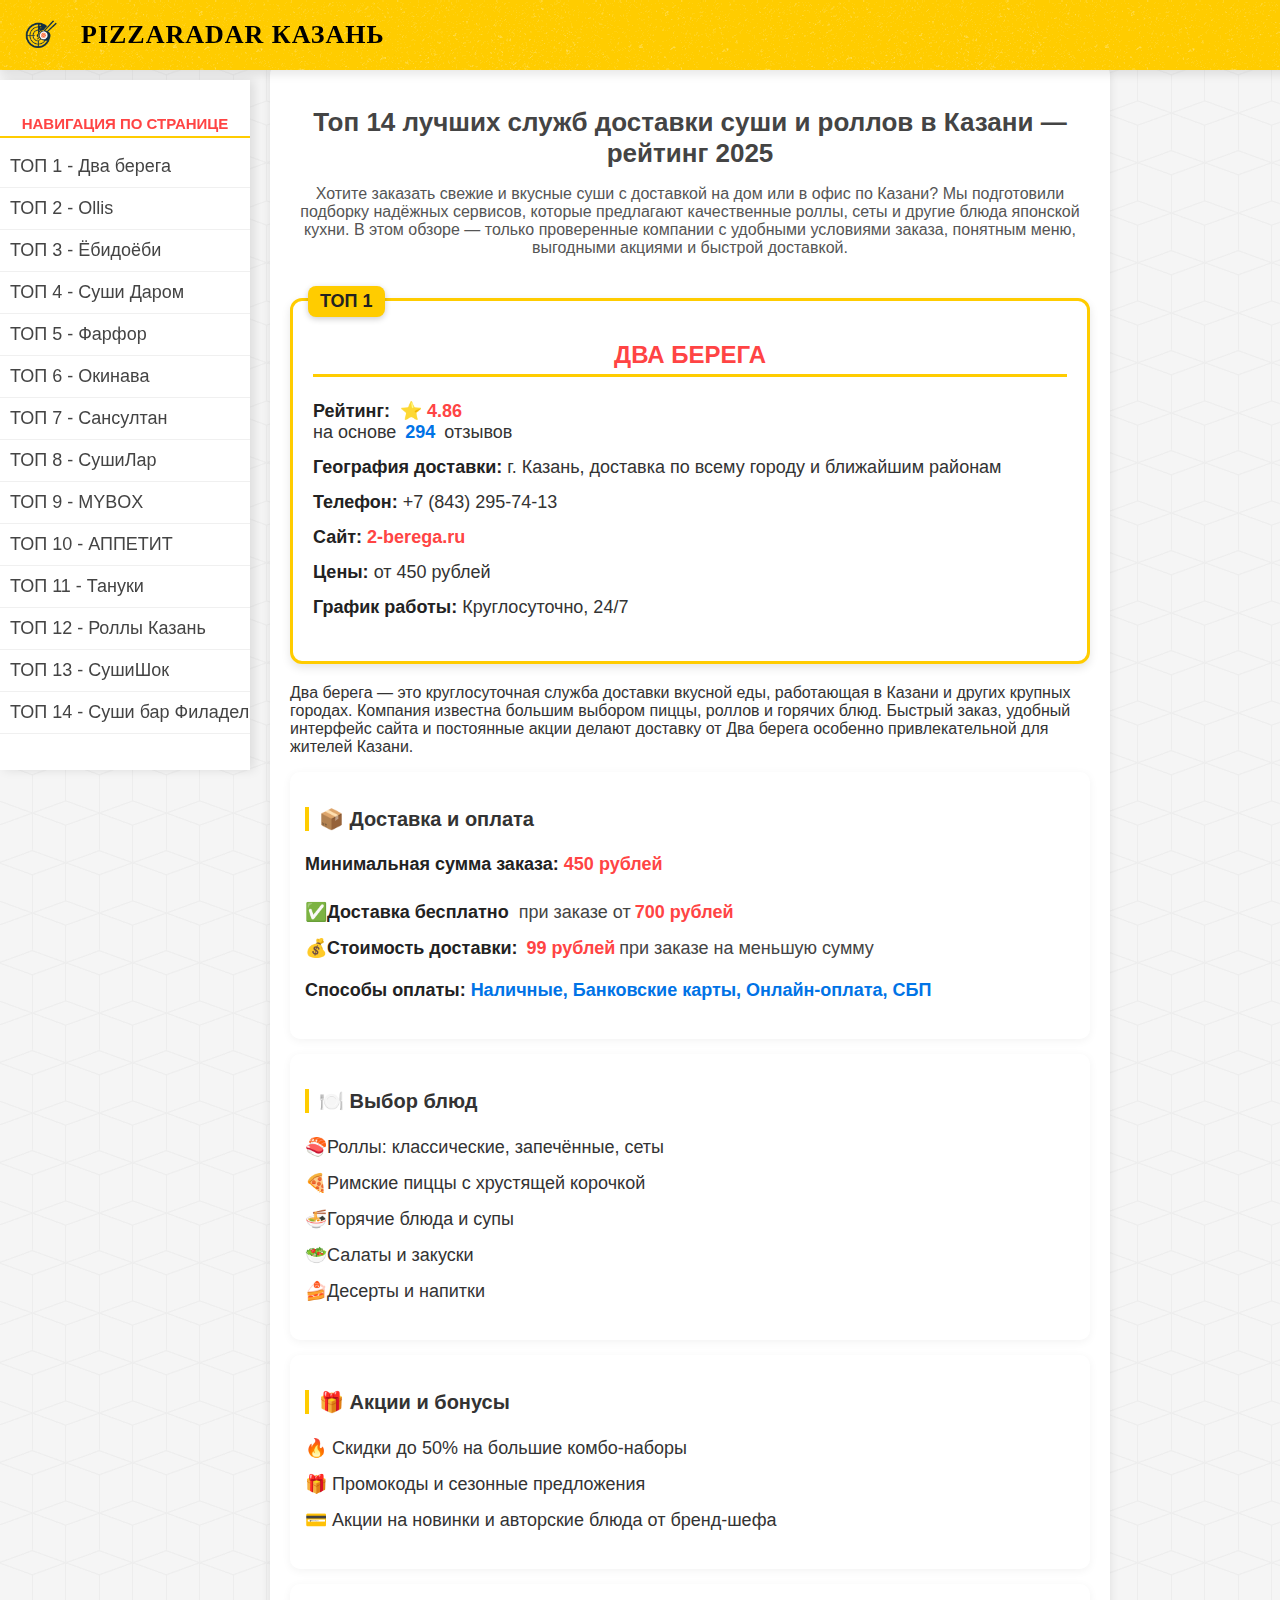
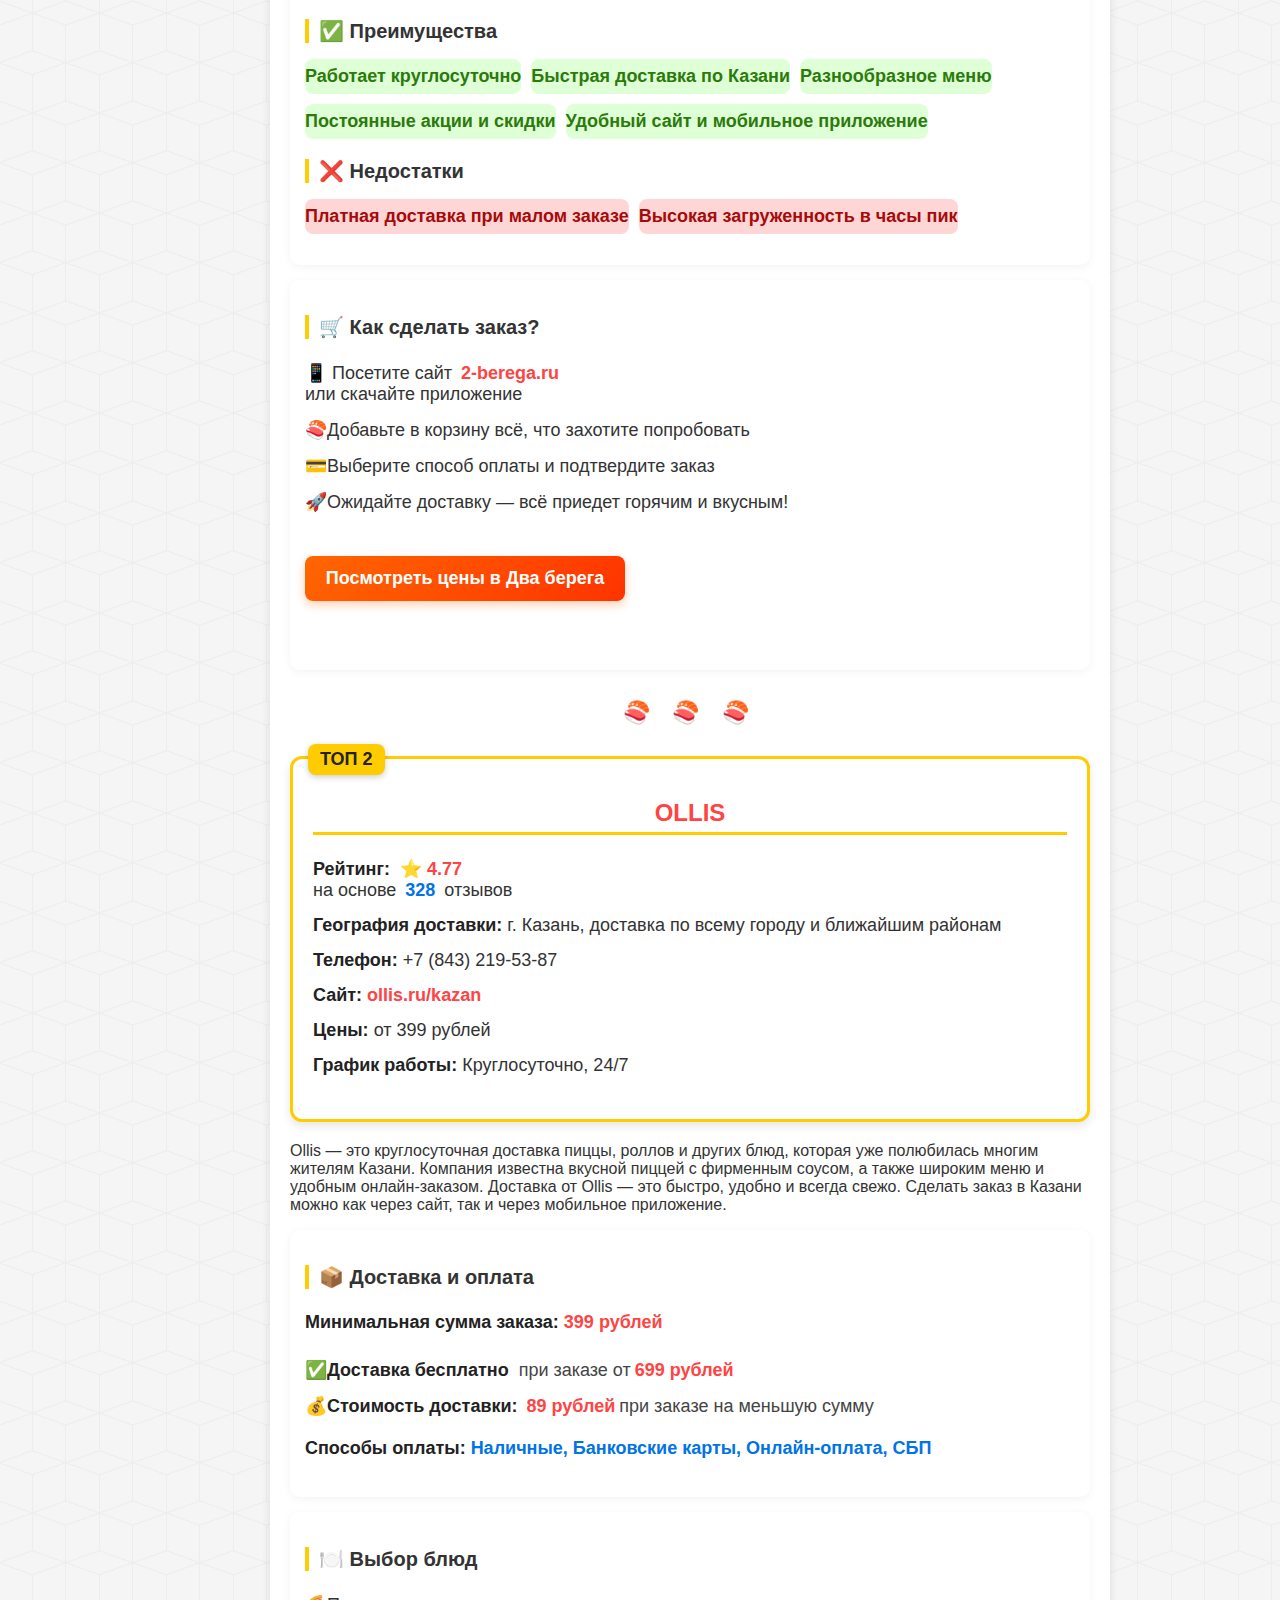
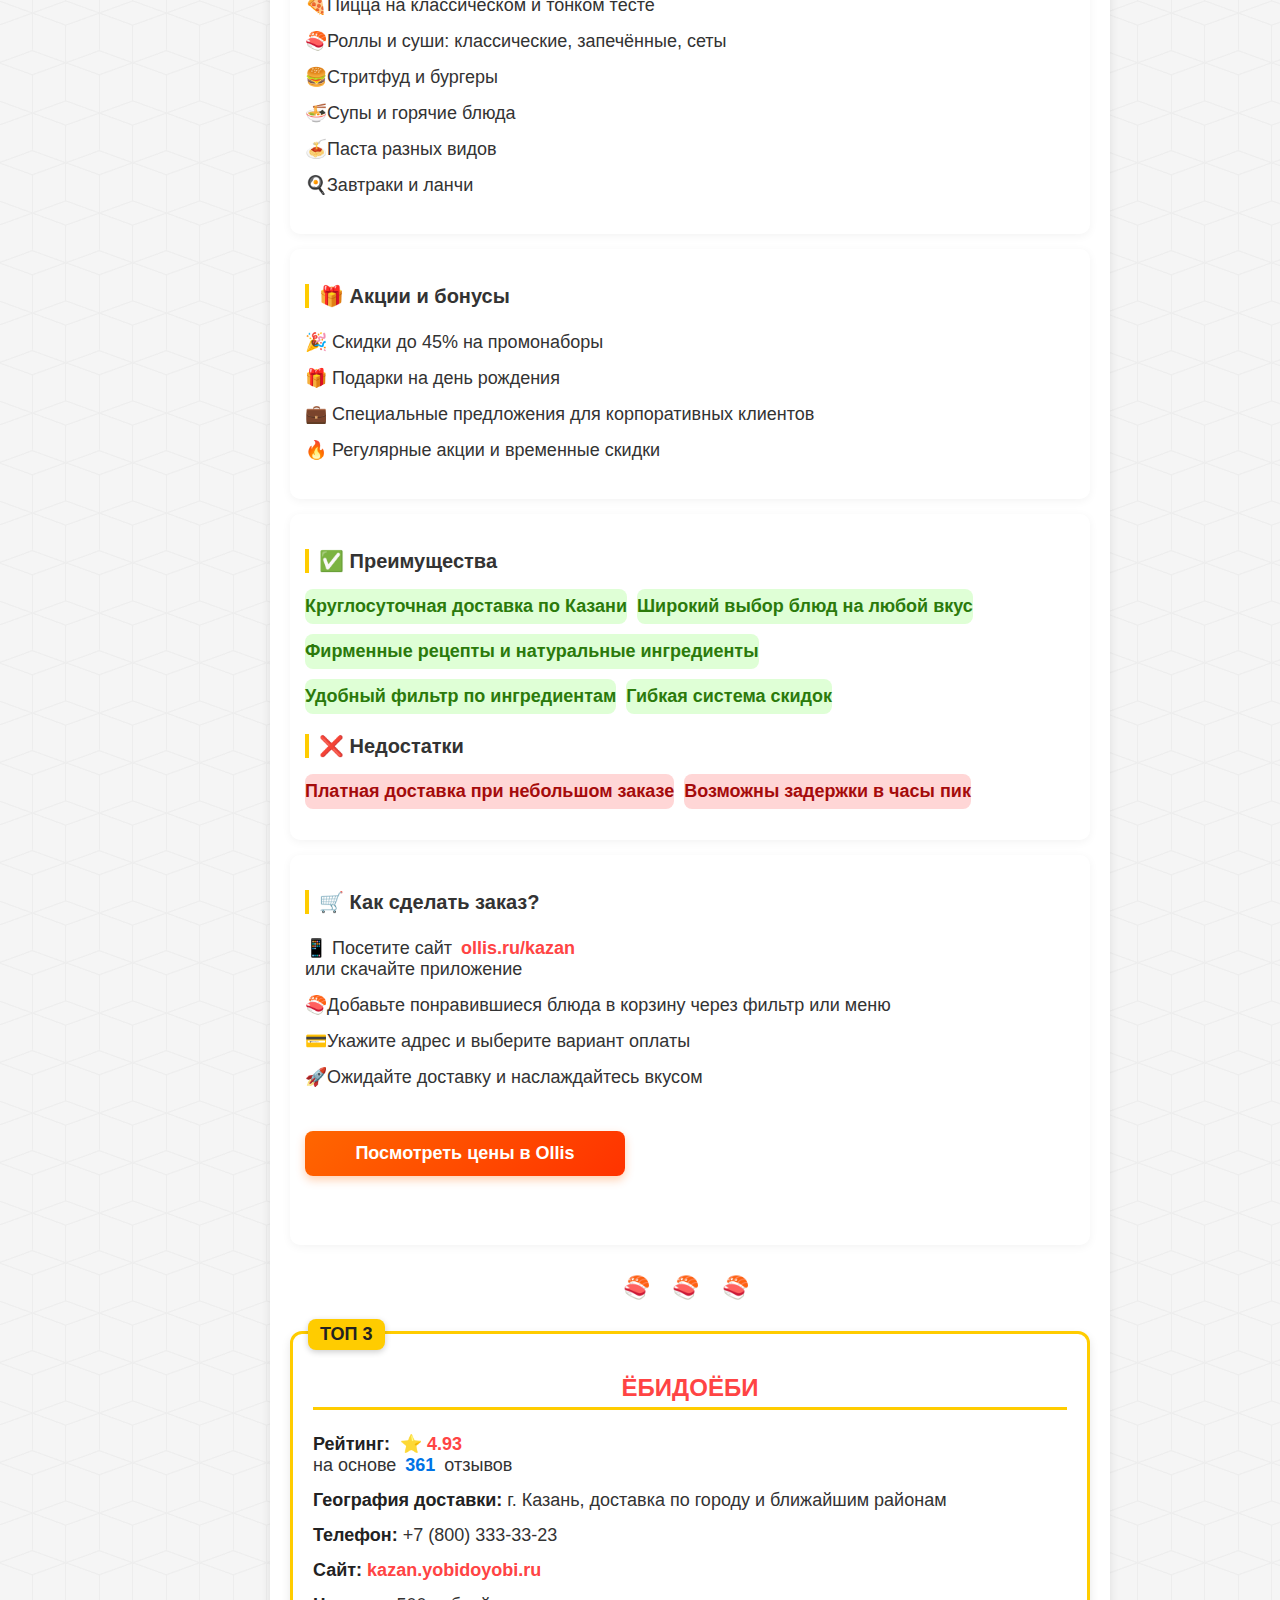
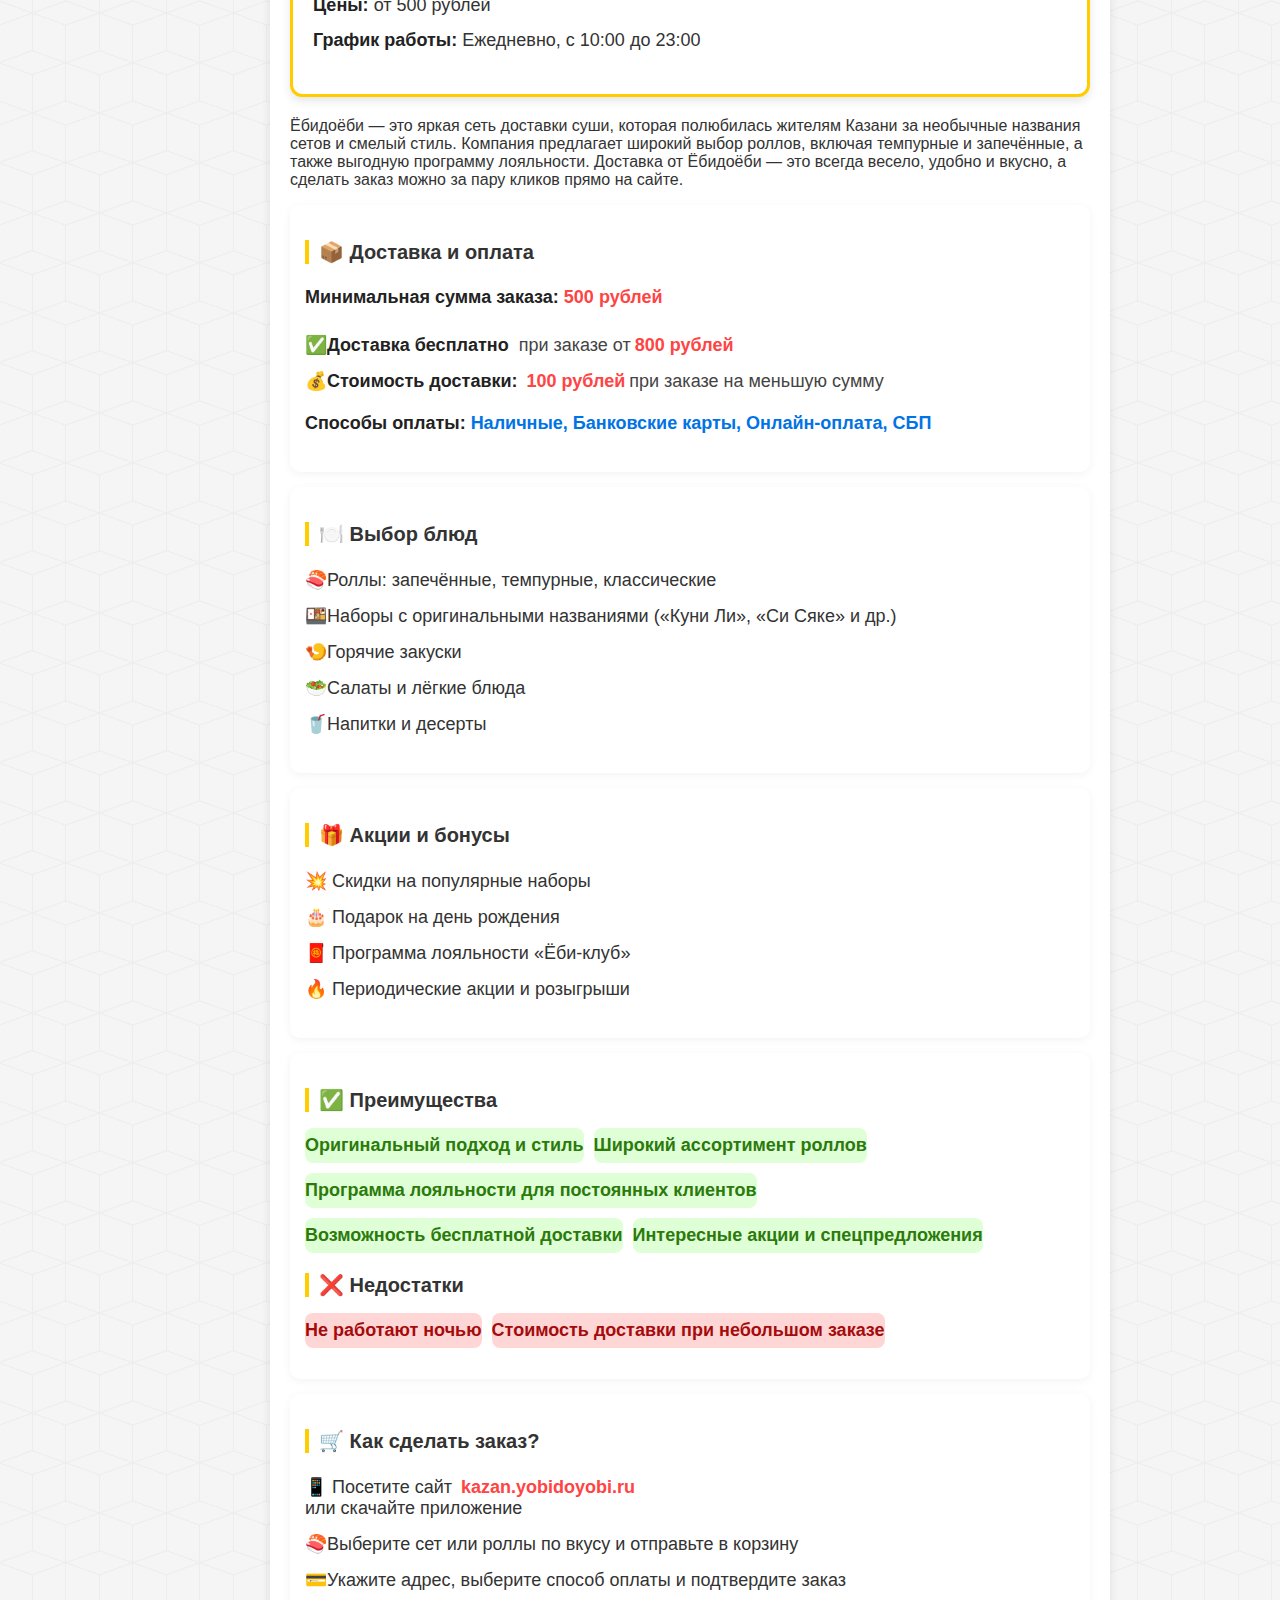
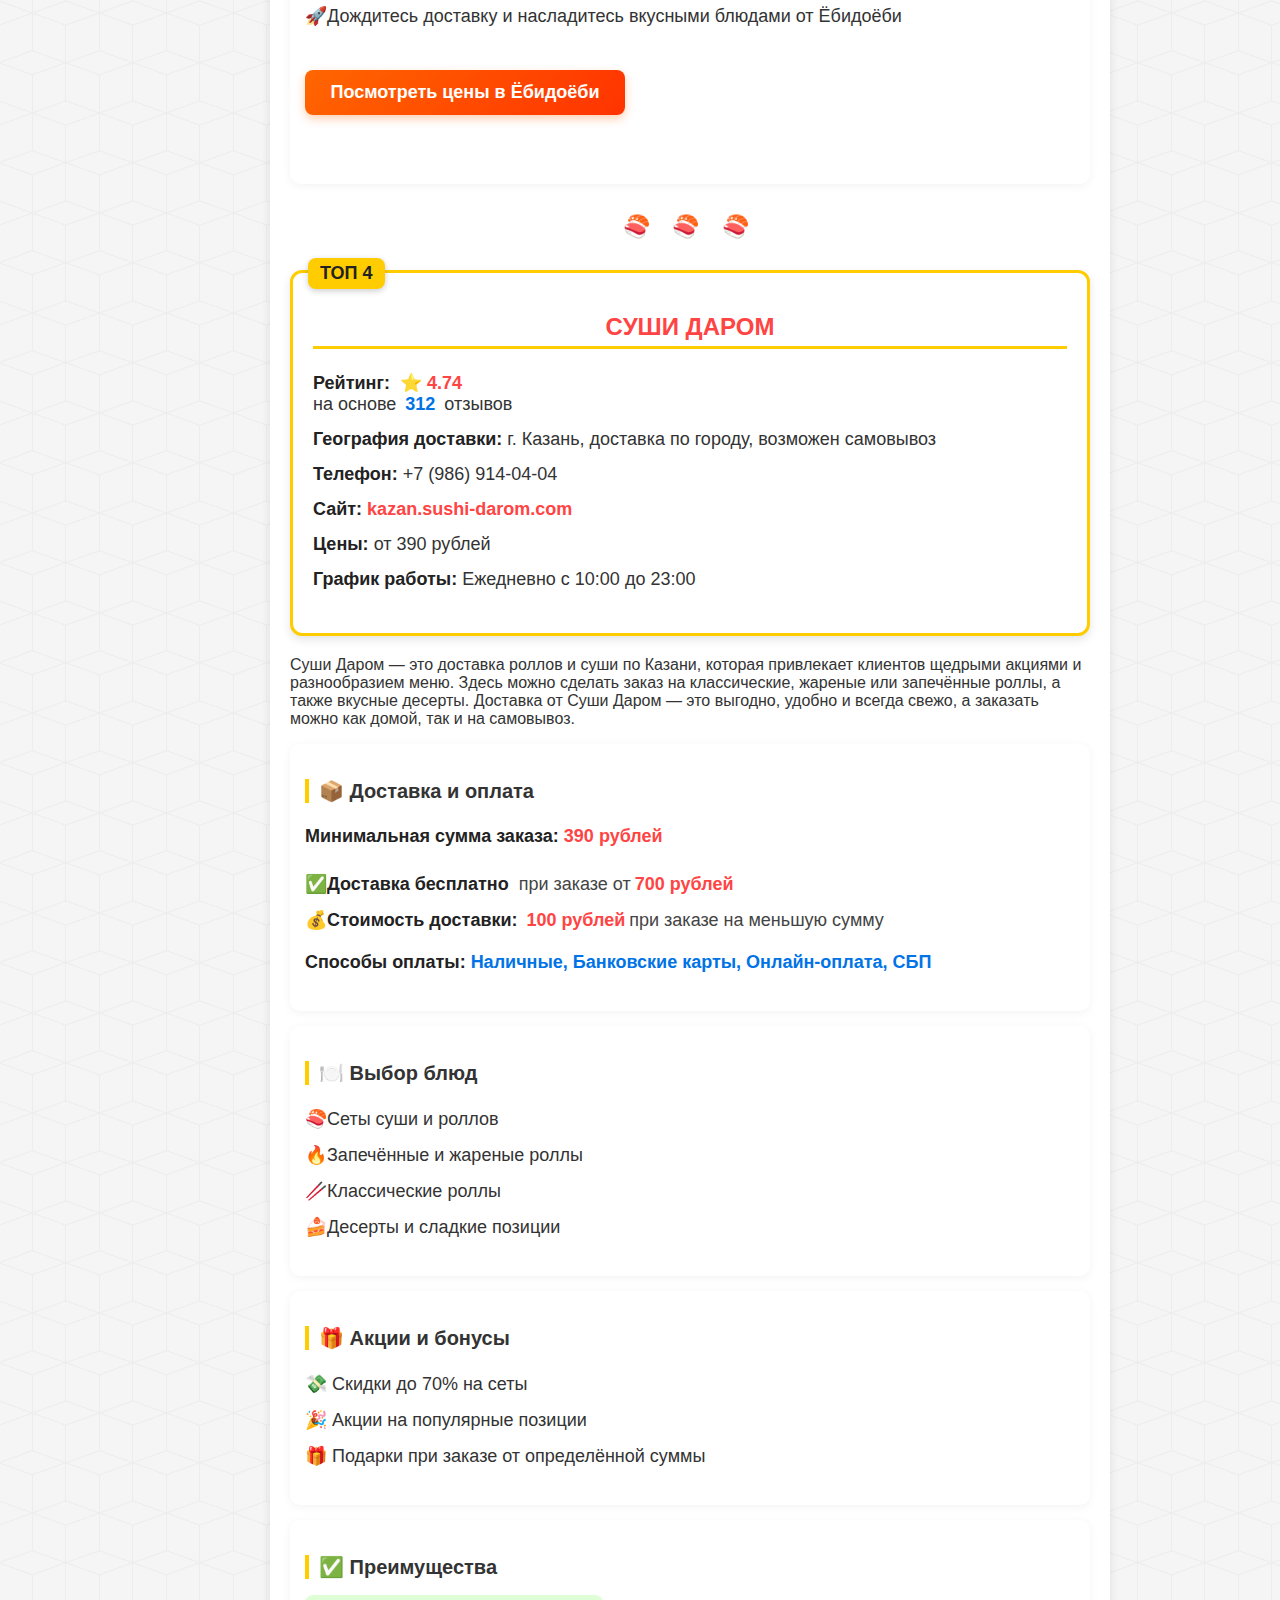
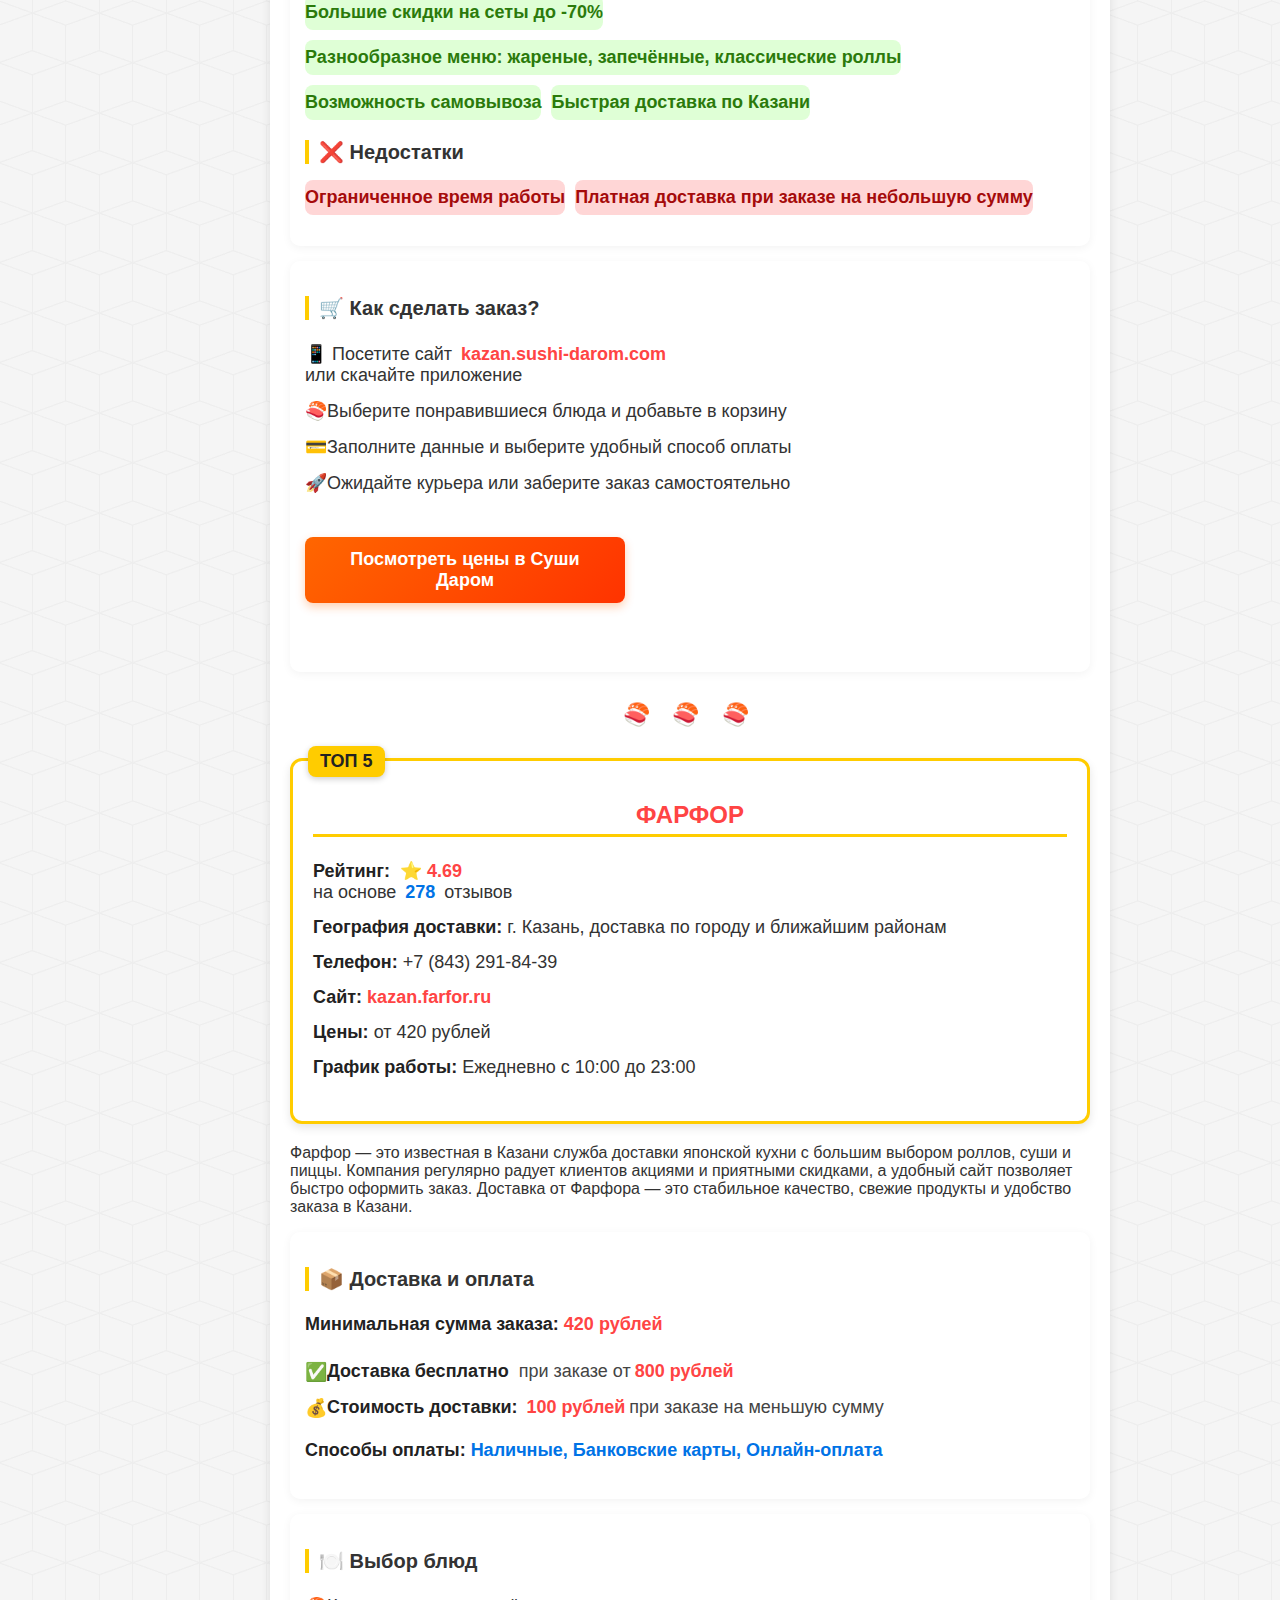
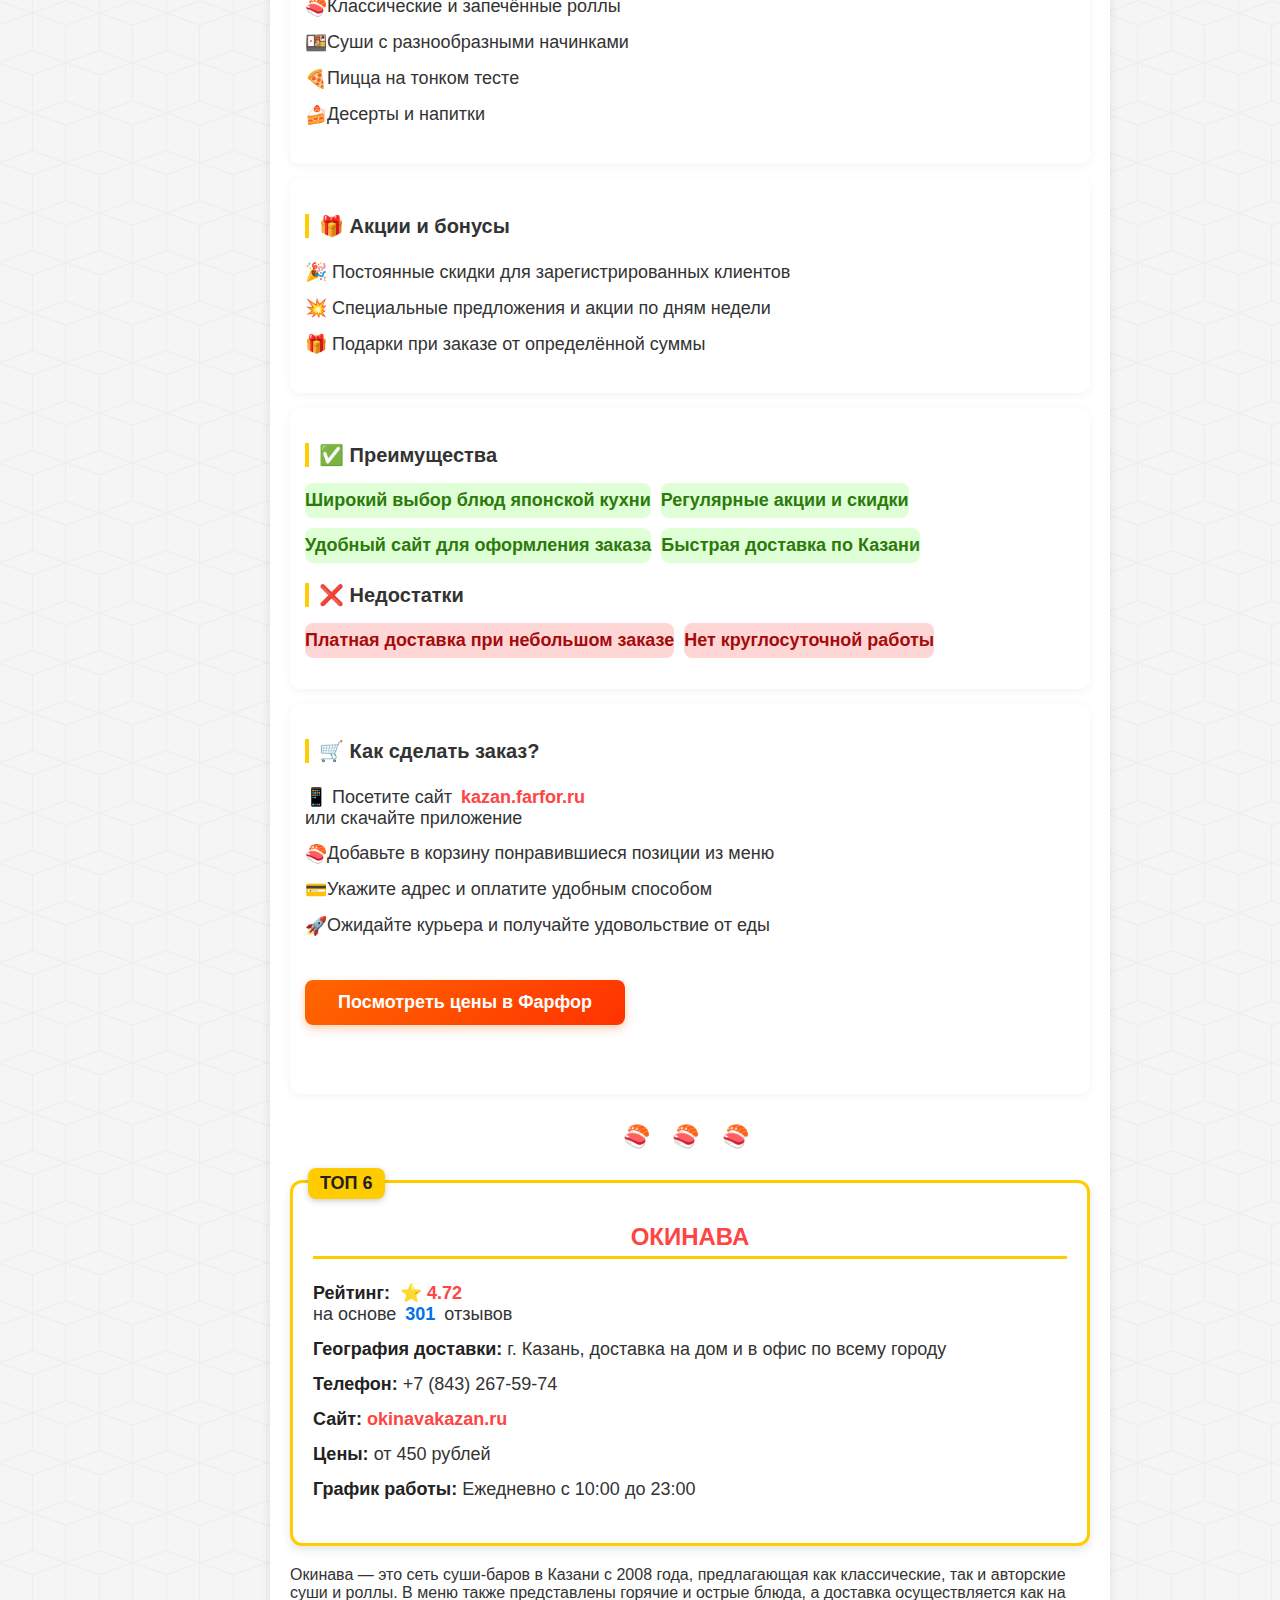
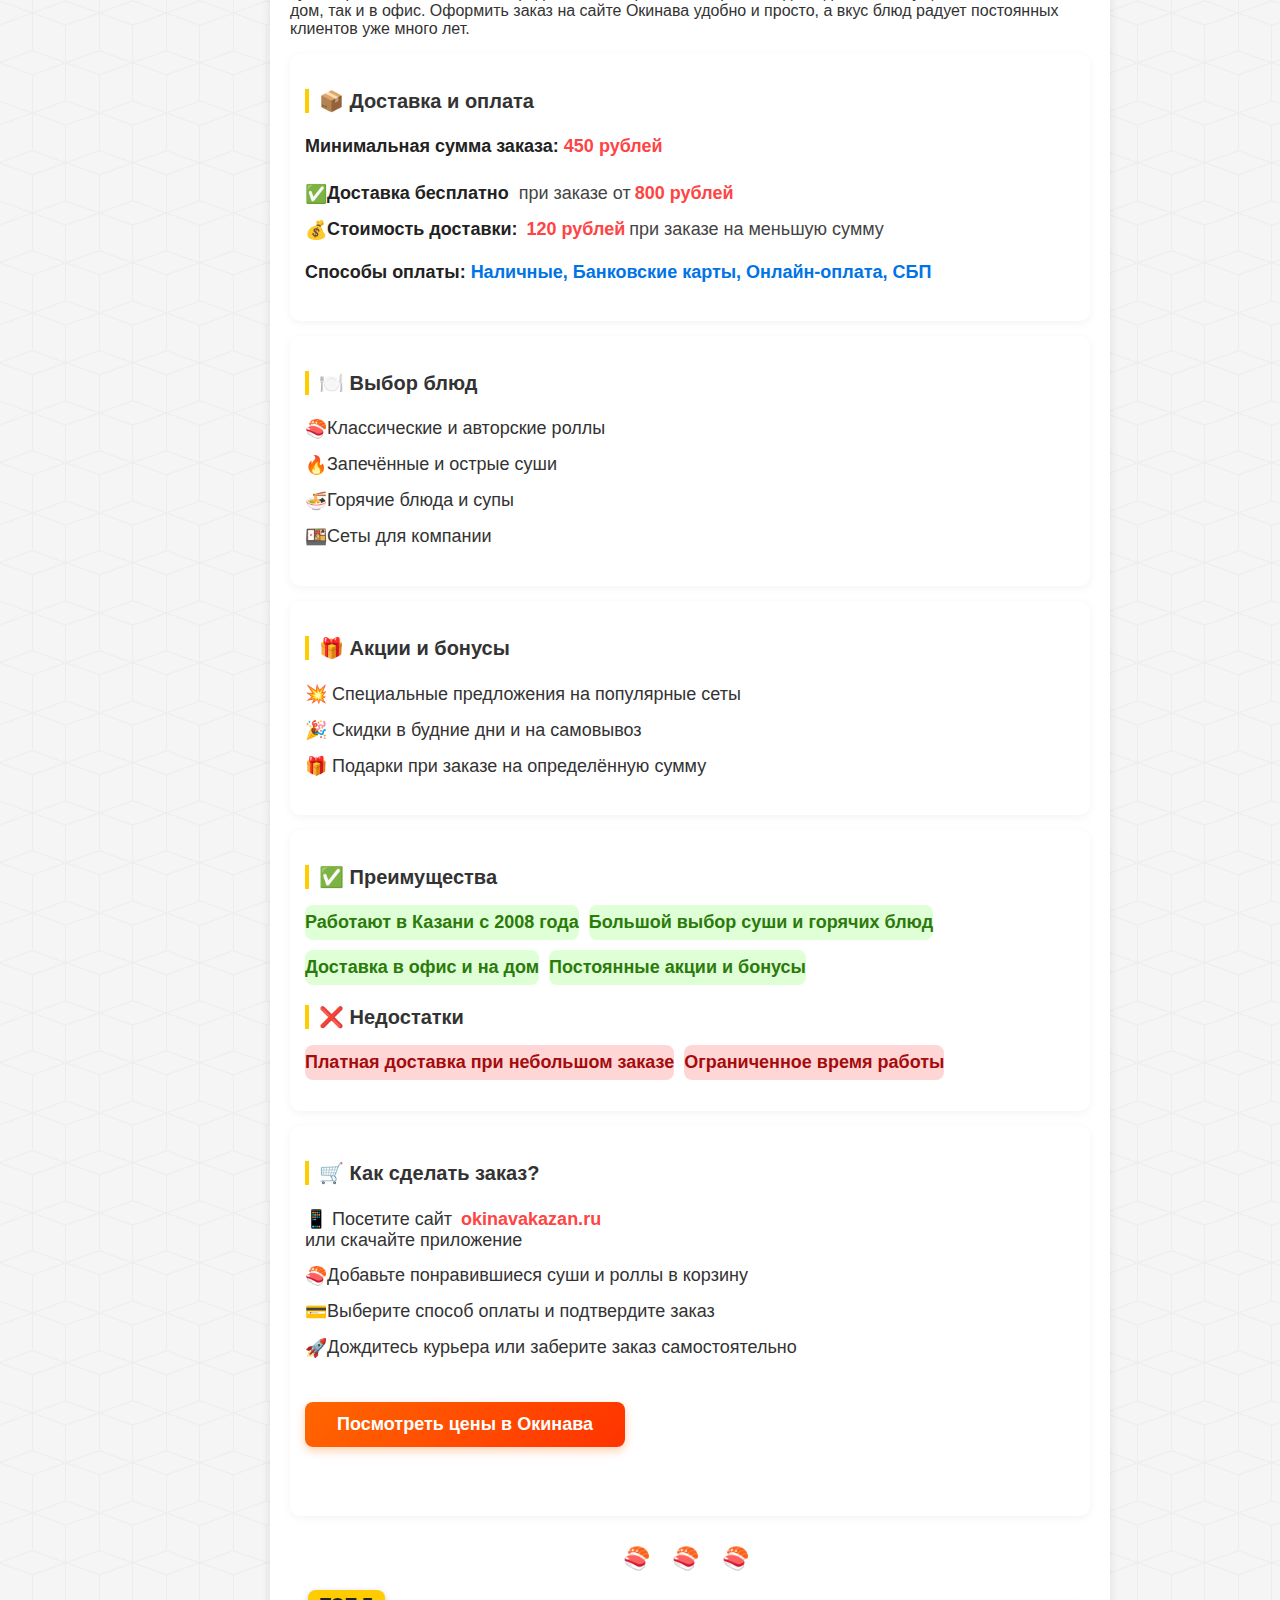
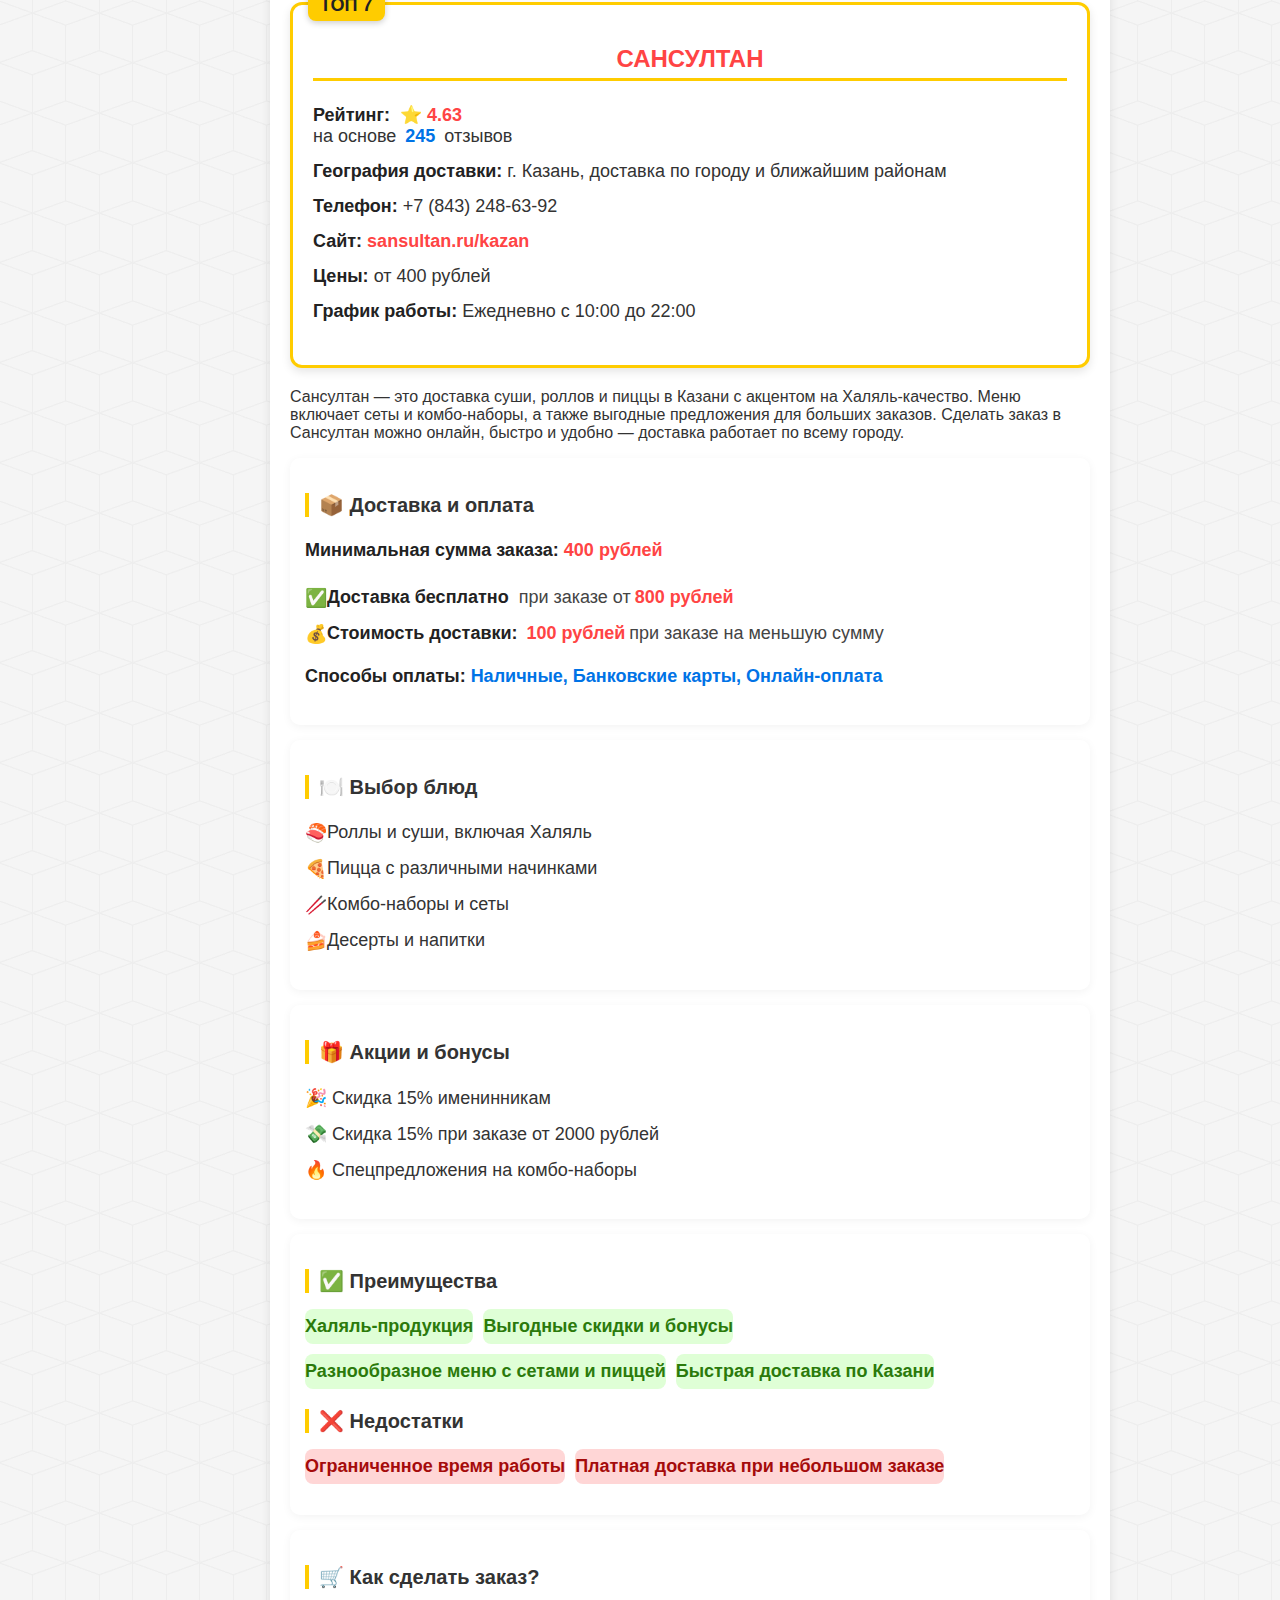
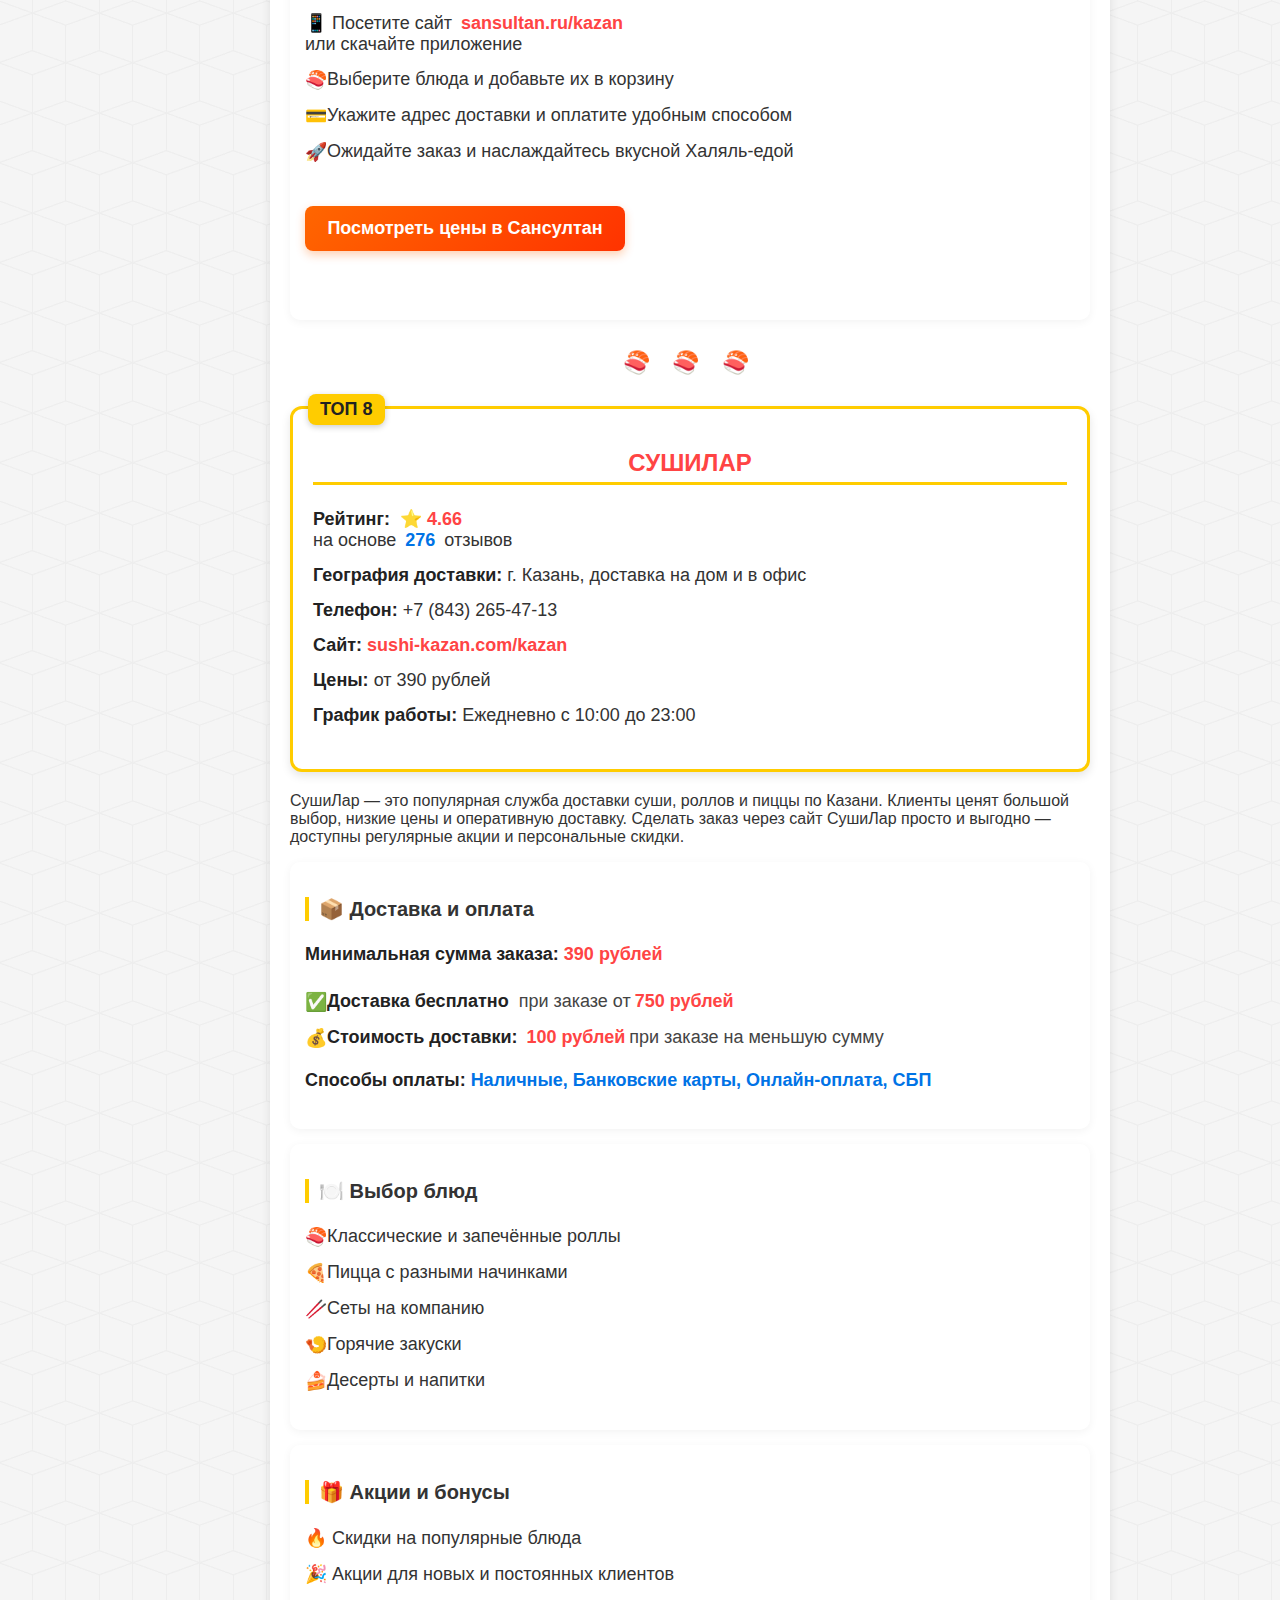
<file: index.htm>
﻿
<!DOCTYPE html>
<html lang="ru">
<head>
    <meta charset="UTF-8">
    <meta name="viewport" content="width=device-width, initial-scale=1.0">
    <link rel="stylesheet" href="styles.css">

<title>Лучшие доставки суши в Казани — ТОП 14 сервисов 2025</title>
<meta name="description" content="Рейтинг 14 лучших служб доставки суши и роллов в Казани. Сравните меню, цены, акции и выберите лучший сервис для заказа японской кухни на дом или в офис.">

	
</head>
<body>

<!-- Подключаем верхнее меню -->
<!-- Горизонтальное меню -->
<header class="top-nav">
<div class="logo">
    <a href="index.htm" class="logo-link">
        <img src="logo.png" alt="PizzaRadar Казань" class="logo-img">
        <span class="logo-text">PizzaRadar Казань</span>
    </a>
</div>
    <!--<nav class="top-menu">
        <a href="/">Главная</a>
        <a href="/about.php">О сервисе</a>
    </nav>-->
    <div class="burger-menu" onclick="toggleMenu()">☰</div>
	
<!-- Yandex.Metrika counter -->
<script type="text/javascript">
   (function(m,e,t,r,i,k,a){m[i]=m[i]||function(){(m[i].a=m[i].a||[]).push(arguments)};
   m[i].l=1*new Date();
   for (var j = 0; j < document.scripts.length; j++) {if (document.scripts[j].src === r) { return; }}
   k=e.createElement(t),a=e.getElementsByTagName(t)[0],k.async=1,k.src=r,a.parentNode.insertBefore(k,a)})
   (window, document, "script", "https://mc.yandex.ru/metrika/tag.js", "ym");

   ym(101947967, "init", {
        clickmap:true,
        trackLinks:true,
        accurateTrackBounce:true,
        webvisor:true
   });
</script>
<noscript><div><img src="watch/101947967" style="position:absolute; left:-9999px;" alt=""></div></noscript>
<!-- /Yandex.Metrika counter -->
</header>




<!-- Подключаем боковое меню -->
<!-- ======== Боковое меню (sidebar.php) ======== -->
<aside class="sidebar" id="sidebar">
<button class="close-btn">&times;</button>
    <nav class="side-menu">
        <h3>Навигация по странице</h3>
        <ul id="top-list">
            <li><a href="#top-1">ТОП 1 - Два берега</a></li><li><a href="#top-2">ТОП 2 - Ollis</a></li><li><a href="#top-3">ТОП 3 - Ёбидоёби</a></li><li><a href="#top-4">ТОП 4 - Суши Даром</a></li><li><a href="#top-5">ТОП 5 - Фарфор</a></li><li><a href="#top-6">ТОП 6 - Окинава</a></li><li><a href="#top-7">ТОП 7 - Сансултан</a></li><li><a href="#top-8">ТОП 8 - СушиЛар</a></li><li><a href="#top-9">ТОП 9 - MYBOX</a></li><li><a href="#top-10">ТОП 10 - АППЕТИТ</a></li><li><a href="#top-11">ТОП 11 - Тануки</a></li><li><a href="#top-12">ТОП 12 - Роллы Казань</a></li><li><a href="#top-13">ТОП 13 - СушиШок</a></li><li><a href="#top-14">ТОП 14 - Суши бар Филадельфия</a></li><li><a href="#top-15">ТОП 15 - ÐÐ°Ð¿Ð° ÐÐ¶Ð¾Ð½Ñ</a></li><li><a href="#top-16">ТОП 16 - ÐÐ¸ÑÑÐ° 22 ÑÐ¼</a></li><li><a href="#top-17">ТОП 17 - ÐÐ¸ÑÑÐ° Ð¤Ð°Ð±ÑÐ¸ÐºÐ°</a></li><li><a href="#top-18">ТОП 18 - ÐÐ¸ÑÑÐ° ÐÐ°Ð¿Ð°</a></li><li><a href="#top-19">ТОП 19 - Ð¢Ð°ÑÐ¸Ñ ÐÐ¸ÑÑÐ°</a></li><li><a href="#top-20">ТОП 20 - Pizza Ricca</a></li><li><a href="#top-21">ТОП 21 - ÐÐ¸ÑÑÐ° ÐÐ¾Ð¼Ð¸Ð½Ð¾</a></li><li><a href="#top-22">ТОП 22 - Ð¡Ð±Ð°ÑÑÐ¾</a></li><li><a href="#top-23">ТОП 23 - ÐÐ¸ÑÑÐ°Ð¤Ð°Ð±ÑÐ¸ÐºÐ°</a></li><li><a href="#top-24">ТОП 24 - ÐÐ¸ÑÑÐ° ÐÐ»Ð¸Ð²ÐµÑ</a></li><li><a href="#top-25">ТОП 25 - Pizza Mia</a></li><li><a href="#top-26">ТОП 26 - ÐÐ¾Ð´Ð¾ ÐÐ¸ÑÑÐ°</a></li>        </ul>
    </nav>
</aside>



	
	

    <!-- Основной контент -->
	
	    <div class="content">
   <div class="sushi-block">
   
   <!-- ======== МОЙ КОНТЕНТ НАЧАЛО ======== -->
	
<!-- ======== Заголовок страницы города ======== -->
<div class="city-header">
<h1>Топ 14 лучших служб доставки суши и роллов в Казани — рейтинг 2025</h1>

<p>

Хотите заказать свежие и вкусные суши с доставкой на дом или в офис по Казани? Мы подготовили подборку надёжных сервисов, которые предлагают качественные роллы, сеты и другие блюда японской кухни. В этом обзоре — только проверенные компании с удобными условиями заказа, понятным меню, выгодными акциями и быстрой доставкой.

</p>


</div>
<!-- ======== Конец заголовка страницы города ======== -->
	<!--<div class="rating-info">
    <p>Рейтинг составлен на основе мнения редакции.  
    Если у вас есть дополнения или пожелания, вы можете отправить их на почту <a href="mailto:expert@kp.ru">expert@site.ru</a>.</p>
</div>-->	
	

<!--startblok-->
<!-- ======== Два берега НАЧАЛО ======== -->	
<!-- ======== Основные данные начало ======== -->
<div class="sushi-ranking">
    <div class="rank-label"></div>
    <h2>Два берега</h2>
    <ul>
        <li class="rating-item">
            <strong>Рейтинг:</strong> ⭐ <span class="rating-score">4.86</span><br>
            <span class="rating-text">на основе</span> <span class="rating-count">294</span> отзывов
        </li>
        <li><strong>География доставки:</strong> г. Казань, доставка по всему городу и ближайшим районам</li>
        <li><strong>Телефон:</strong> +7 (843) 295-74-13</li>
        <li><strong>Сайт:</strong> <a href="https://2-berega.ru" target="_blank">2-berega.ru</a></li>
        <li><strong>Цены:</strong> от 450 рублей</li>
        <li><strong>График работы:</strong> Круглосуточно, 24/7</li>
    </ul>
</div>
<p>Два берега — это круглосуточная служба доставки вкусной еды, работающая в Казани и других крупных городах. Компания известна большим выбором пиццы, роллов и горячих блюд. Быстрый заказ, удобный интерфейс сайта и постоянные акции делают доставку от Два берега особенно привлекательной для жителей Казани.</p>
<!-- ======== Основные данные конец ======== -->

<!-- ======== Блок Доставка и оплата ======== -->
<div class="sushi-section">
    <h3>📦 Доставка и оплата</h3>
    <ul class="delivery-list">
        <li><strong>Минимальная сумма заказа:</strong> <span class="price-highlight">450 рублей</span></li>
        <li>
            <ul class="delivery-cost">
                <li>✅ <span class="delivery-text"><strong>Доставка бесплатно</strong> при заказе от</span> <span class="price-highlight">700 рублей</span></li>
                <li>💰 <span class="delivery-text"><strong>Стоимость доставки:</strong></span> <span class="price-highlight">99 рублей</span> <span class="delivery-text">при заказе на меньшую сумму</span></li>
            </ul>
        </li>
        <li><strong>Способы оплаты:</strong> <span class="payment-methods">Наличные, Банковские карты, Онлайн-оплата, СБП</span></li>
    </ul>
</div>
<!-- ======== Конец блока Доставка и оплата ======== -->

<!-- ======== Меню начало ======== -->
<div class="sushi-section">
    <h3>🍽️ Выбор блюд</h3>
    <ul>
        <li><span class="sushi-icons">🍣</span> Роллы: классические, запечённые, сеты</li>
        <li><span class="sushi-icons">🍕</span> Римские пиццы с хрустящей корочкой</li>
        <li><span class="sushi-icons">🍜</span> Горячие блюда и супы</li>
        <li><span class="sushi-icons">🥗</span> Салаты и закуски</li>
        <li><span class="sushi-icons">🍰</span> Десерты и напитки</li>
    </ul>
</div>
<!-- ======== Меню конец ======== -->

<!-- ======== Блок Акции и бонусы ======== -->
<div class="sushi-section">
    <h3>🎁 Акции и бонусы</h3>
    <ul>
        <li>🔥 Скидки до 50% на большие комбо-наборы</li>
        <li>🎁 Промокоды и сезонные предложения</li>
        <li>💳 Акции на новинки и авторские блюда от бренд-шефа</li>
    </ul>
</div>
<!-- ======== Конец блока Акции и бонусы ======== -->

<!-- ======== Преимущества и Недостатки ======== -->
<div class="sushi-section">
    <h3>✅ Преимущества</h3>
    <ul class="advantage-list">
        <li>Работает круглосуточно</li>
        <li>Быстрая доставка по Казани</li>
        <li>Разнообразное меню</li>
        <li>Постоянные акции и скидки</li>
        <li>Удобный сайт и мобильное приложение</li>
    </ul>

    <h3>❌ Недостатки</h3>
    <ul class="disadvantage-list">
        <li>Платная доставка при малом заказе</li>
        <li>Высокая загруженность в часы пик</li>
    </ul>
</div>
<!-- ======== Конец блока Преимущества и Недостатки ======== -->

<!-- ======== Блок Как сделать заказ? начало ======== -->
<div class="sushi-section">
    <h3>🛒 Как сделать заказ?</h3>
    <ul class="order-steps">
        <li class="rating-item">
            📱 <span class="order-text">Посетите сайт</span> 
            <a href="https://2-berega.ru" target="_blank">2-berega.ru</a><br>
            <span class="order-text">или скачайте приложение</span>
        </li>
        <li>🍣 <span class="order-text">Добавьте в корзину всё, что захотите попробовать</span></li>
        <li>💳 <span class="order-text">Выберите способ оплаты и подтвердите заказ</span></li>
        <li>🚀 <span class="order-text">Ожидайте доставку — всё приедет горячим и вкусным!</span></li>
    </ul>
    <a href="https://2-berega.ru/" target="_blank" class="order-button">Посмотреть цены в Два берега</a>
</div>
<!-- ======== Конец блока Как сделать заказ? ======== -->

<!-- ======== Разделитель ======== -->
<div class="section-divider"></div>

<!-- ======== Два берега КОНЕЦ ======== -->
<!--endblok-->



<!--startblok-->
<!-- ======== Ollis НАЧАЛО ======== -->	
<!-- ======== Основные данные начало ======== -->
<div class="sushi-ranking">
    <div class="rank-label"></div>
    <h2>Ollis</h2>
    <ul>
        <li class="rating-item">
            <strong>Рейтинг:</strong> ⭐ <span class="rating-score">4.77</span><br>
            <span class="rating-text">на основе</span> <span class="rating-count">328</span> отзывов
        </li>
        <li><strong>География доставки:</strong> г. Казань, доставка по всему городу и ближайшим районам</li>
        <li><strong>Телефон:</strong> +7 (843) 219-53-87</li>
        <li><strong>Сайт:</strong> <a href="https://ollis.ru/kazan/" target="_blank">ollis.ru/kazan</a></li>
        <li><strong>Цены:</strong> от 399 рублей</li>
        <li><strong>График работы:</strong> Круглосуточно, 24/7</li>
    </ul>
</div>
<p>Ollis — это круглосуточная доставка пиццы, роллов и других блюд, которая уже полюбилась многим жителям Казани. Компания известна вкусной пиццей с фирменным соусом, а также широким меню и удобным онлайн-заказом. Доставка от Ollis — это быстро, удобно и всегда свежо. Сделать заказ в Казани можно как через сайт, так и через мобильное приложение.</p>
<!-- ======== Основные данные конец ======== -->

<!-- ======== Блок Доставка и оплата ======== -->
<div class="sushi-section">
    <h3>📦 Доставка и оплата</h3>
    <ul class="delivery-list">
        <li><strong>Минимальная сумма заказа:</strong> <span class="price-highlight">399 рублей</span></li>
        <li>
            <ul class="delivery-cost">
                <li>✅ <span class="delivery-text"><strong>Доставка бесплатно</strong> при заказе от</span> <span class="price-highlight">699 рублей</span></li>
                <li>💰 <span class="delivery-text"><strong>Стоимость доставки:</strong></span> <span class="price-highlight">89 рублей</span> <span class="delivery-text">при заказе на меньшую сумму</span></li>
            </ul>
        </li>
        <li><strong>Способы оплаты:</strong> <span class="payment-methods">Наличные, Банковские карты, Онлайн-оплата, СБП</span></li>
    </ul>
</div>
<!-- ======== Конец блока Доставка и оплата ======== -->

<!-- ======== Меню начало ======== -->
<div class="sushi-section">
    <h3>🍽️ Выбор блюд</h3>
    <ul>
        <li><span class="sushi-icons">🍕</span> Пицца на классическом и тонком тесте</li>
        <li><span class="sushi-icons">🍣</span> Роллы и суши: классические, запечённые, сеты</li>
        <li><span class="sushi-icons">🍔</span> Стритфуд и бургеры</li>
        <li><span class="sushi-icons">🍜</span> Супы и горячие блюда</li>
        <li><span class="sushi-icons">🍝</span> Паста разных видов</li>
        <li><span class="sushi-icons">🍳</span> Завтраки и ланчи</li>
    </ul>
</div>
<!-- ======== Меню конец ======== -->

<!-- ======== Блок Акции и бонусы ======== -->
<div class="sushi-section">
    <h3>🎁 Акции и бонусы</h3>
    <ul>
        <li>🎉 Скидки до 45% на промонаборы</li>
        <li>🎁 Подарки на день рождения</li>
        <li>💼 Специальные предложения для корпоративных клиентов</li>
        <li>🔥 Регулярные акции и временные скидки</li>
    </ul>
</div>
<!-- ======== Конец блока Акции и бонусы ======== -->

<!-- ======== Преимущества и Недостатки ======== -->
<div class="sushi-section">
    <h3>✅ Преимущества</h3>
    <ul class="advantage-list">
        <li>Круглосуточная доставка по Казани</li>
        <li>Широкий выбор блюд на любой вкус</li>
        <li>Фирменные рецепты и натуральные ингредиенты</li>
        <li>Удобный фильтр по ингредиентам</li>
        <li>Гибкая система скидок</li>
    </ul>

    <h3>❌ Недостатки</h3>
    <ul class="disadvantage-list">
        <li>Платная доставка при небольшом заказе</li>
        <li>Возможны задержки в часы пик</li>
    </ul>
</div>
<!-- ======== Конец блока Преимущества и Недостатки ======== -->

<!-- ======== Блок Как сделать заказ? начало ======== -->
<div class="sushi-section">
    <h3>🛒 Как сделать заказ?</h3>
    <ul class="order-steps">
        <li class="rating-item">
            📱 <span class="order-text">Посетите сайт</span> 
            <a href="https://ollis.ru/kazan/" target="_blank">ollis.ru/kazan</a><br>
            <span class="order-text">или скачайте приложение</span>
        </li>
        <li>🍣 <span class="order-text">Добавьте понравившиеся блюда в корзину через фильтр или меню</span></li>
        <li>💳 <span class="order-text">Укажите адрес и выберите вариант оплаты</span></li>
        <li>🚀 <span class="order-text">Ожидайте доставку и наслаждайтесь вкусом</span></li>
    </ul>
    <a href="https://ollis.ru/kazan/" target="_blank" class="order-button">Посмотреть цены в Ollis</a>
</div>
<!-- ======== Конец блока Как сделать заказ? ======== -->

<!-- ======== Разделитель ======== -->
<div class="section-divider"></div>

<!-- ======== Ollis КОНЕЦ ======== -->
<!--endblok-->



<!--startblok-->
<!-- ======== Ёбидоёби НАЧАЛО ======== -->	
<!-- ======== Основные данные начало ======== -->
<div class="sushi-ranking">
    <div class="rank-label"></div>
    <h2>Ёбидоёби</h2>
    <ul>
        <li class="rating-item">
            <strong>Рейтинг:</strong> ⭐ <span class="rating-score">4.93</span><br>
            <span class="rating-text">на основе</span> <span class="rating-count">361</span> отзывов
        </li>
        <li><strong>География доставки:</strong> г. Казань, доставка по городу и ближайшим районам</li>
        <li><strong>Телефон:</strong> +7 (800) 333-33-23</li>
        <li><strong>Сайт:</strong> <a href="https://kazan.yobidoyobi.ru/" target="_blank">kazan.yobidoyobi.ru</a></li>
        <li><strong>Цены:</strong> от 500 рублей</li>
        <li><strong>График работы:</strong> Ежедневно, с 10:00 до 23:00</li>
    </ul>
</div>
<p>Ёбидоёби — это яркая сеть доставки суши, которая полюбилась жителям Казани за необычные названия сетов и смелый стиль. Компания предлагает широкий выбор роллов, включая темпурные и запечённые, а также выгодную программу лояльности. Доставка от Ёбидоёби — это всегда весело, удобно и вкусно, а сделать заказ можно за пару кликов прямо на сайте.</p>
<!-- ======== Основные данные конец ======== -->

<!-- ======== Блок Доставка и оплата ======== -->
<div class="sushi-section">
    <h3>📦 Доставка и оплата</h3>
    <ul class="delivery-list">
        <li><strong>Минимальная сумма заказа:</strong> <span class="price-highlight">500 рублей</span></li>
        <li>
            <ul class="delivery-cost">
                <li>✅ <span class="delivery-text"><strong>Доставка бесплатно</strong> при заказе от</span> <span class="price-highlight">800 рублей</span></li>
                <li>💰 <span class="delivery-text"><strong>Стоимость доставки:</strong></span> <span class="price-highlight">100 рублей</span> <span class="delivery-text">при заказе на меньшую сумму</span></li>
            </ul>
        </li>
        <li><strong>Способы оплаты:</strong> <span class="payment-methods">Наличные, Банковские карты, Онлайн-оплата, СБП</span></li>
    </ul>
</div>
<!-- ======== Конец блока Доставка и оплата ======== -->

<!-- ======== Меню начало ======== -->
<div class="sushi-section">
    <h3>🍽️ Выбор блюд</h3>
    <ul>
        <li><span class="sushi-icons">🍣</span> Роллы: запечённые, темпурные, классические</li>
        <li><span class="sushi-icons">🍱</span> Наборы с оригинальными названиями («Куни Ли», «Си Сяке» и др.)</li>
        <li><span class="sushi-icons">🍤</span> Горячие закуски</li>
        <li><span class="sushi-icons">🥗</span> Салаты и лёгкие блюда</li>
        <li><span class="sushi-icons">🥤</span> Напитки и десерты</li>
    </ul>
</div>
<!-- ======== Меню конец ======== -->

<!-- ======== Блок Акции и бонусы ======== -->
<div class="sushi-section">
    <h3>🎁 Акции и бонусы</h3>
    <ul>
        <li>💥 Скидки на популярные наборы</li>
        <li>🎂 Подарок на день рождения</li>
        <li>🧧 Программа лояльности «Ёби-клуб»</li>
        <li>🔥 Периодические акции и розыгрыши</li>
    </ul>
</div>
<!-- ======== Конец блока Акции и бонусы ======== -->

<!-- ======== Преимущества и Недостатки ======== -->
<div class="sushi-section">
    <h3>✅ Преимущества</h3>
    <ul class="advantage-list">
        <li>Оригинальный подход и стиль</li>
        <li>Широкий ассортимент роллов</li>
        <li>Программа лояльности для постоянных клиентов</li>
        <li>Возможность бесплатной доставки</li>
        <li>Интересные акции и спецпредложения</li>
    </ul>

    <h3>❌ Недостатки</h3>
    <ul class="disadvantage-list">
        <li>Не работают ночью</li>
        <li>Стоимость доставки при небольшом заказе</li>
    </ul>
</div>
<!-- ======== Конец блока Преимущества и Недостатки ======== -->

<!-- ======== Блок Как сделать заказ? начало ======== -->
<div class="sushi-section">
    <h3>🛒 Как сделать заказ?</h3>
    <ul class="order-steps">
        <li class="rating-item">
            📱 <span class="order-text">Посетите сайт</span> 
            <a href="https://kazan.yobidoyobi.ru/" target="_blank">kazan.yobidoyobi.ru</a><br>
            <span class="order-text">или скачайте приложение</span>
        </li>
        <li>🍣 <span class="order-text">Выберите сет или роллы по вкусу и отправьте в корзину</span></li>
        <li>💳 <span class="order-text">Укажите адрес, выберите способ оплаты и подтвердите заказ</span></li>
        <li>🚀 <span class="order-text">Дождитесь доставку и насладитесь вкусными блюдами от Ёбидоёби</span></li>
    </ul>
    <a href="https://kazan.yobidoyobi.ru/" target="_blank" class="order-button">Посмотреть цены в Ёбидоёби</a>
</div>
<!-- ======== Конец блока Как сделать заказ? ======== -->

<!-- ======== Разделитель ======== -->
<div class="section-divider"></div>

<!-- ======== Ёбидоёби КОНЕЦ ======== -->
<!--endblok-->


<!--startblok-->
<!-- ======== Суши Даром НАЧАЛО ======== -->	
<!-- ======== Основные данные начало ======== -->
<div class="sushi-ranking">
    <div class="rank-label"></div>
    <h2>Суши Даром</h2>
    <ul>
        <li class="rating-item">
            <strong>Рейтинг:</strong> ⭐ <span class="rating-score">4.74</span><br>
            <span class="rating-text">на основе</span> <span class="rating-count">312</span> отзывов
        </li>
        <li><strong>География доставки:</strong> г. Казань, доставка по городу, возможен самовывоз</li>
        <li><strong>Телефон:</strong> +7 (986) 914-04-04</li>
        <li><strong>Сайт:</strong> <a href="https://kazan.sushi-darom.com/" target="_blank">kazan.sushi-darom.com</a></li>
        <li><strong>Цены:</strong> от 390 рублей</li>
        <li><strong>График работы:</strong> Ежедневно с 10:00 до 23:00</li>
    </ul>
</div>
<p>Суши Даром — это доставка роллов и суши по Казани, которая привлекает клиентов щедрыми акциями и разнообразием меню. Здесь можно сделать заказ на классические, жареные или запечённые роллы, а также вкусные десерты. Доставка от Суши Даром — это выгодно, удобно и всегда свежо, а заказать можно как домой, так и на самовывоз.</p>
<!-- ======== Основные данные конец ======== -->

<!-- ======== Блок Доставка и оплата ======== -->
<div class="sushi-section">
    <h3>📦 Доставка и оплата</h3>
    <ul class="delivery-list">
        <li><strong>Минимальная сумма заказа:</strong> <span class="price-highlight">390 рублей</span></li>
        <li>
            <ul class="delivery-cost">
                <li>✅ <span class="delivery-text"><strong>Доставка бесплатно</strong> при заказе от</span> <span class="price-highlight">700 рублей</span></li>
                <li>💰 <span class="delivery-text"><strong>Стоимость доставки:</strong></span> <span class="price-highlight">100 рублей</span> <span class="delivery-text">при заказе на меньшую сумму</span></li>
            </ul>
        </li>
        <li><strong>Способы оплаты:</strong> <span class="payment-methods">Наличные, Банковские карты, Онлайн-оплата, СБП</span></li>
    </ul>
</div>
<!-- ======== Конец блока Доставка и оплата ======== -->

<!-- ======== Меню начало ======== -->
<div class="sushi-section">
    <h3>🍽️ Выбор блюд</h3>
    <ul>
        <li><span class="sushi-icons">🍣</span> Сеты суши и роллов</li>
        <li><span class="sushi-icons">🔥</span> Запечённые и жареные роллы</li>
        <li><span class="sushi-icons">🥢</span> Классические роллы</li>
        <li><span class="sushi-icons">🍰</span> Десерты и сладкие позиции</li>
    </ul>
</div>
<!-- ======== Меню конец ======== -->

<!-- ======== Блок Акции и бонусы ======== -->
<div class="sushi-section">
    <h3>🎁 Акции и бонусы</h3>
    <ul>
        <li>💸 Скидки до 70% на сеты</li>
        <li>🎉 Акции на популярные позиции</li>
        <li>🎁 Подарки при заказе от определённой суммы</li>
    </ul>
</div>
<!-- ======== Конец блока Акции и бонусы ======== -->

<!-- ======== Преимущества и Недостатки ======== -->
<div class="sushi-section">
    <h3>✅ Преимущества</h3>
    <ul class="advantage-list">
        <li>Большие скидки на сеты до -70%</li>
        <li>Разнообразное меню: жареные, запечённые, классические роллы</li>
        <li>Возможность самовывоза</li>
        <li>Быстрая доставка по Казани</li>
    </ul>

    <h3>❌ Недостатки</h3>
    <ul class="disadvantage-list">
        <li>Ограниченное время работы</li>
        <li>Платная доставка при заказе на небольшую сумму</li>
    </ul>
</div>
<!-- ======== Конец блока Преимущества и Недостатки ======== -->

<!-- ======== Блок Как сделать заказ? начало ======== -->
<div class="sushi-section">
    <h3>🛒 Как сделать заказ?</h3>
    <ul class="order-steps">
        <li class="rating-item">
            📱 <span class="order-text">Посетите сайт</span> 
            <a href="https://kazan.sushi-darom.com/" target="_blank">kazan.sushi-darom.com</a><br>
            <span class="order-text">или скачайте приложение</span>
        </li>
        <li>🍣 <span class="order-text">Выберите понравившиеся блюда и добавьте в корзину</span></li>
        <li>💳 <span class="order-text">Заполните данные и выберите удобный способ оплаты</span></li>
        <li>🚀 <span class="order-text">Ожидайте курьера или заберите заказ самостоятельно</span></li>
    </ul>
    <a href="https://kazan.sushi-darom.com/" target="_blank" class="order-button">Посмотреть цены в Суши Даром</a>
</div>
<!-- ======== Конец блока Как сделать заказ? ======== -->

<!-- ======== Разделитель ======== -->
<div class="section-divider"></div>

<!-- ======== Суши Даром КОНЕЦ ======== -->
<!--endblok-->


<!--startblok-->
<!-- ======== Фарфор НАЧАЛО ======== -->	
<!-- ======== Основные данные начало ======== -->
<div class="sushi-ranking">
    <div class="rank-label"></div>
    <h2>Фарфор</h2>
    <ul>
        <li class="rating-item">
            <strong>Рейтинг:</strong> ⭐ <span class="rating-score">4.69</span><br>
            <span class="rating-text">на основе</span> <span class="rating-count">278</span> отзывов
        </li>
        <li><strong>География доставки:</strong> г. Казань, доставка по городу и ближайшим районам</li>
        <li><strong>Телефон:</strong> +7 (843) 291-84-39</li>
        <li><strong>Сайт:</strong> <a href="https://kazan.farfor.ru/" target="_blank">kazan.farfor.ru</a></li>
        <li><strong>Цены:</strong> от 420 рублей</li>
        <li><strong>График работы:</strong> Ежедневно с 10:00 до 23:00</li>
    </ul>
</div>
<p>Фарфор — это известная в Казани служба доставки японской кухни с большим выбором роллов, суши и пиццы. Компания регулярно радует клиентов акциями и приятными скидками, а удобный сайт позволяет быстро оформить заказ. Доставка от Фарфора — это стабильное качество, свежие продукты и удобство заказа в Казани.</p>
<!-- ======== Основные данные конец ======== -->

<!-- ======== Блок Доставка и оплата ======== -->
<div class="sushi-section">
    <h3>📦 Доставка и оплата</h3>
    <ul class="delivery-list">
        <li><strong>Минимальная сумма заказа:</strong> <span class="price-highlight">420 рублей</span></li>
        <li>
            <ul class="delivery-cost">
                <li>✅ <span class="delivery-text"><strong>Доставка бесплатно</strong> при заказе от</span> <span class="price-highlight">800 рублей</span></li>
                <li>💰 <span class="delivery-text"><strong>Стоимость доставки:</strong></span> <span class="price-highlight">100 рублей</span> <span class="delivery-text">при заказе на меньшую сумму</span></li>
            </ul>
        </li>
        <li><strong>Способы оплаты:</strong> <span class="payment-methods">Наличные, Банковские карты, Онлайн-оплата</span></li>
    </ul>
</div>
<!-- ======== Конец блока Доставка и оплата ======== -->

<!-- ======== Меню начало ======== -->
<div class="sushi-section">
    <h3>🍽️ Выбор блюд</h3>
    <ul>
        <li><span class="sushi-icons">🍣</span> Классические и запечённые роллы</li>
        <li><span class="sushi-icons">🍱</span> Суши с разнообразными начинками</li>
        <li><span class="sushi-icons">🍕</span> Пицца на тонком тесте</li>
        <li><span class="sushi-icons">🍰</span> Десерты и напитки</li>
    </ul>
</div>
<!-- ======== Меню конец ======== -->

<!-- ======== Блок Акции и бонусы ======== -->
<div class="sushi-section">
    <h3>🎁 Акции и бонусы</h3>
    <ul>
        <li>🎉 Постоянные скидки для зарегистрированных клиентов</li>
        <li>💥 Специальные предложения и акции по дням недели</li>
        <li>🎁 Подарки при заказе от определённой суммы</li>
    </ul>
</div>
<!-- ======== Конец блока Акции и бонусы ======== -->

<!-- ======== Преимущества и Недостатки ======== -->
<div class="sushi-section">
    <h3>✅ Преимущества</h3>
    <ul class="advantage-list">
        <li>Широкий выбор блюд японской кухни</li>
        <li>Регулярные акции и скидки</li>
        <li>Удобный сайт для оформления заказа</li>
        <li>Быстрая доставка по Казани</li>
    </ul>

    <h3>❌ Недостатки</h3>
    <ul class="disadvantage-list">
        <li>Платная доставка при небольшом заказе</li>
        <li>Нет круглосуточной работы</li>
    </ul>
</div>
<!-- ======== Конец блока Преимущества и Недостатки ======== -->

<!-- ======== Блок Как сделать заказ? начало ======== -->
<div class="sushi-section">
    <h3>🛒 Как сделать заказ?</h3>
    <ul class="order-steps">
        <li class="rating-item">
            📱 <span class="order-text">Посетите сайт</span> 
            <a href="https://kazan.farfor.ru/" target="_blank">kazan.farfor.ru</a><br>
            <span class="order-text">или скачайте приложение</span>
        </li>
        <li>🍣 <span class="order-text">Добавьте в корзину понравившиеся позиции из меню</span></li>
        <li>💳 <span class="order-text">Укажите адрес и оплатите удобным способом</span></li>
        <li>🚀 <span class="order-text">Ожидайте курьера и получайте удовольствие от еды</span></li>
    </ul>
    <a href="https://kazan.farfor.ru/" target="_blank" class="order-button">Посмотреть цены в Фарфор</a>
</div>
<!-- ======== Конец блока Как сделать заказ? ======== -->

<!-- ======== Разделитель ======== -->
<div class="section-divider"></div>

<!-- ======== Фарфор КОНЕЦ ======== -->
<!--endblok-->


<!--startblok-->
<!-- ======== Окинава НАЧАЛО ======== -->	
<!-- ======== Основные данные начало ======== -->
<div class="sushi-ranking">
    <div class="rank-label"></div>
    <h2>Окинава</h2>
    <ul>
        <li class="rating-item">
            <strong>Рейтинг:</strong> ⭐ <span class="rating-score">4.72</span><br>
            <span class="rating-text">на основе</span> <span class="rating-count">301</span> отзывов
        </li>
        <li><strong>География доставки:</strong> г. Казань, доставка на дом и в офис по всему городу</li>
        <li><strong>Телефон:</strong> +7 (843) 267-59-74</li>
        <li><strong>Сайт:</strong> <a href="https://okinavakazan.ru/" target="_blank">okinavakazan.ru</a></li>
        <li><strong>Цены:</strong> от 450 рублей</li>
        <li><strong>График работы:</strong> Ежедневно с 10:00 до 23:00</li>
    </ul>
</div>
<p>Окинава — это сеть суши-баров в Казани с 2008 года, предлагающая как классические, так и авторские суши и роллы. В меню также представлены горячие и острые блюда, а доставка осуществляется как на дом, так и в офис. Оформить заказ на сайте Окинава удобно и просто, а вкус блюд радует постоянных клиентов уже много лет.</p>
<!-- ======== Основные данные конец ======== -->

<!-- ======== Блок Доставка и оплата ======== -->
<div class="sushi-section">
    <h3>📦 Доставка и оплата</h3>
    <ul class="delivery-list">
        <li><strong>Минимальная сумма заказа:</strong> <span class="price-highlight">450 рублей</span></li>
        <li>
            <ul class="delivery-cost">
                <li>✅ <span class="delivery-text"><strong>Доставка бесплатно</strong> при заказе от</span> <span class="price-highlight">800 рублей</span></li>
                <li>💰 <span class="delivery-text"><strong>Стоимость доставки:</strong></span> <span class="price-highlight">120 рублей</span> <span class="delivery-text">при заказе на меньшую сумму</span></li>
            </ul>
        </li>
        <li><strong>Способы оплаты:</strong> <span class="payment-methods">Наличные, Банковские карты, Онлайн-оплата, СБП</span></li>
    </ul>
</div>
<!-- ======== Конец блока Доставка и оплата ======== -->

<!-- ======== Меню начало ======== -->
<div class="sushi-section">
    <h3>🍽️ Выбор блюд</h3>
    <ul>
        <li><span class="sushi-icons">🍣</span> Классические и авторские роллы</li>
        <li><span class="sushi-icons">🔥</span> Запечённые и острые суши</li>
        <li><span class="sushi-icons">🍜</span> Горячие блюда и супы</li>
        <li><span class="sushi-icons">🍱</span> Сеты для компании</li>
    </ul>
</div>
<!-- ======== Меню конец ======== -->

<!-- ======== Блок Акции и бонусы ======== -->
<div class="sushi-section">
    <h3>🎁 Акции и бонусы</h3>
    <ul>
        <li>💥 Специальные предложения на популярные сеты</li>
        <li>🎉 Скидки в будние дни и на самовывоз</li>
        <li>🎁 Подарки при заказе на определённую сумму</li>
    </ul>
</div>
<!-- ======== Конец блока Акции и бонусы ======== -->

<!-- ======== Преимущества и Недостатки ======== -->
<div class="sushi-section">
    <h3>✅ Преимущества</h3>
    <ul class="advantage-list">
        <li>Работают в Казани с 2008 года</li>
        <li>Большой выбор суши и горячих блюд</li>
        <li>Доставка в офис и на дом</li>
        <li>Постоянные акции и бонусы</li>
    </ul>

    <h3>❌ Недостатки</h3>
    <ul class="disadvantage-list">
        <li>Платная доставка при небольшом заказе</li>
        <li>Ограниченное время работы</li>
    </ul>
</div>
<!-- ======== Конец блока Преимущества и Недостатки ======== -->

<!-- ======== Блок Как сделать заказ? начало ======== -->
<div class="sushi-section">
    <h3>🛒 Как сделать заказ?</h3>
    <ul class="order-steps">
        <li class="rating-item">
            📱 <span class="order-text">Посетите сайт</span> 
            <a href="https://okinavakazan.ru/" target="_blank">okinavakazan.ru</a><br>
            <span class="order-text">или скачайте приложение</span>
        </li>
        <li>🍣 <span class="order-text">Добавьте понравившиеся суши и роллы в корзину</span></li>
        <li>💳 <span class="order-text">Выберите способ оплаты и подтвердите заказ</span></li>
        <li>🚀 <span class="order-text">Дождитесь курьера или заберите заказ самостоятельно</span></li>
    </ul>
    <a href="https://okinavakazan.ru/" target="_blank" class="order-button">Посмотреть цены в Окинава</a>
</div>
<!-- ======== Конец блока Как сделать заказ? ======== -->

<!-- ======== Разделитель ======== -->
<div class="section-divider"></div>

<!-- ======== Окинава КОНЕЦ ======== -->
<!--endblok-->


<!--startblok-->
<!-- ======== Сансултан НАЧАЛО ======== -->	
<!-- ======== Основные данные начало ======== -->
<div class="sushi-ranking">
    <div class="rank-label"></div>
    <h2>Сансултан</h2>
    <ul>
        <li class="rating-item">
            <strong>Рейтинг:</strong> ⭐ <span class="rating-score">4.63</span><br>
            <span class="rating-text">на основе</span> <span class="rating-count">245</span> отзывов
        </li>
        <li><strong>География доставки:</strong> г. Казань, доставка по городу и ближайшим районам</li>
        <li><strong>Телефон:</strong> +7 (843) 248-63-92</li>
        <li><strong>Сайт:</strong> <a href="https://sansultan.ru/kazan" target="_blank">sansultan.ru/kazan</a></li>
        <li><strong>Цены:</strong> от 400 рублей</li>
        <li><strong>График работы:</strong> Ежедневно с 10:00 до 22:00</li>
    </ul>
</div>
<p>Сансултан — это доставка суши, роллов и пиццы в Казани с акцентом на Халяль-качество. Меню включает сеты и комбо-наборы, а также выгодные предложения для больших заказов. Сделать заказ в Сансултан можно онлайн, быстро и удобно — доставка работает по всему городу.</p>
<!-- ======== Основные данные конец ======== -->

<!-- ======== Блок Доставка и оплата ======== -->
<div class="sushi-section">
    <h3>📦 Доставка и оплата</h3>
    <ul class="delivery-list">
        <li><strong>Минимальная сумма заказа:</strong> <span class="price-highlight">400 рублей</span></li>
        <li>
            <ul class="delivery-cost">
                <li>✅ <span class="delivery-text"><strong>Доставка бесплатно</strong> при заказе от</span> <span class="price-highlight">800 рублей</span></li>
                <li>💰 <span class="delivery-text"><strong>Стоимость доставки:</strong></span> <span class="price-highlight">100 рублей</span> <span class="delivery-text">при заказе на меньшую сумму</span></li>
            </ul>
        </li>
        <li><strong>Способы оплаты:</strong> <span class="payment-methods">Наличные, Банковские карты, Онлайн-оплата</span></li>
    </ul>
</div>
<!-- ======== Конец блока Доставка и оплата ======== -->

<!-- ======== Меню начало ======== -->
<div class="sushi-section">
    <h3>🍽️ Выбор блюд</h3>
    <ul>
        <li><span class="sushi-icons">🍣</span> Роллы и суши, включая Халяль</li>
        <li><span class="sushi-icons">🍕</span> Пицца с различными начинками</li>
        <li><span class="sushi-icons">🥢</span> Комбо-наборы и сеты</li>
        <li><span class="sushi-icons">🍰</span> Десерты и напитки</li>
    </ul>
</div>
<!-- ======== Меню конец ======== -->

<!-- ======== Блок Акции и бонусы ======== -->
<div class="sushi-section">
    <h3>🎁 Акции и бонусы</h3>
    <ul>
        <li>🎉 Скидка 15% именинникам</li>
        <li>💸 Скидка 15% при заказе от 2000 рублей</li>
        <li>🔥 Спецпредложения на комбо-наборы</li>
    </ul>
</div>
<!-- ======== Конец блока Акции и бонусы ======== -->

<!-- ======== Преимущества и Недостатки ======== -->
<div class="sushi-section">
    <h3>✅ Преимущества</h3>
    <ul class="advantage-list">
        <li>Халяль-продукция</li>
        <li>Выгодные скидки и бонусы</li>
        <li>Разнообразное меню с сетами и пиццей</li>
        <li>Быстрая доставка по Казани</li>
    </ul>

    <h3>❌ Недостатки</h3>
    <ul class="disadvantage-list">
        <li>Ограниченное время работы</li>
        <li>Платная доставка при небольшом заказе</li>
    </ul>
</div>
<!-- ======== Конец блока Преимущества и Недостатки ======== -->

<!-- ======== Блок Как сделать заказ? начало ======== -->
<div class="sushi-section">
    <h3>🛒 Как сделать заказ?</h3>
    <ul class="order-steps">
        <li class="rating-item">
            📱 <span class="order-text">Посетите сайт</span> 
            <a href="https://sansultan.ru/kazan" target="_blank">sansultan.ru/kazan</a><br>
            <span class="order-text">или скачайте приложение</span>
        </li>
        <li>🍣 <span class="order-text">Выберите блюда и добавьте их в корзину</span></li>
        <li>💳 <span class="order-text">Укажите адрес доставки и оплатите удобным способом</span></li>
        <li>🚀 <span class="order-text">Ожидайте заказ и наслаждайтесь вкусной Халяль-едой</span></li>
    </ul>
    <a href="https://sansultan.ru/kazan" target="_blank" class="order-button">Посмотреть цены в Сансултан</a>
</div>
<!-- ======== Конец блока Как сделать заказ? ======== -->

<!-- ======== Разделитель ======== -->
<div class="section-divider"></div>

<!-- ======== Сансултан КОНЕЦ ======== -->
<!--endblok-->


<!--startblok-->
<!-- ======== СушиЛар НАЧАЛО ======== -->	
<!-- ======== Основные данные начало ======== -->
<div class="sushi-ranking">
    <div class="rank-label"></div>
    <h2>СушиЛар</h2>
    <ul>
        <li class="rating-item">
            <strong>Рейтинг:</strong> ⭐ <span class="rating-score">4.66</span><br>
            <span class="rating-text">на основе</span> <span class="rating-count">276</span> отзывов
        </li>
        <li><strong>География доставки:</strong> г. Казань, доставка на дом и в офис</li>
        <li><strong>Телефон:</strong> +7 (843) 265-47-13</li>
        <li><strong>Сайт:</strong> <a href="https://sushi-kazan.com/kazan/" target="_blank">sushi-kazan.com/kazan</a></li>
        <li><strong>Цены:</strong> от 390 рублей</li>
        <li><strong>График работы:</strong> Ежедневно с 10:00 до 23:00</li>
    </ul>
</div>
<p>СушиЛар — это популярная служба доставки суши, роллов и пиццы по Казани. Клиенты ценят большой выбор, низкие цены и оперативную доставку. Сделать заказ через сайт СушиЛар просто и выгодно — доступны регулярные акции и персональные скидки.</p>
<!-- ======== Основные данные конец ======== -->

<!-- ======== Блок Доставка и оплата ======== -->
<div class="sushi-section">
    <h3>📦 Доставка и оплата</h3>
    <ul class="delivery-list">
        <li><strong>Минимальная сумма заказа:</strong> <span class="price-highlight">390 рублей</span></li>
        <li>
            <ul class="delivery-cost">
                <li>✅ <span class="delivery-text"><strong>Доставка бесплатно</strong> при заказе от</span> <span class="price-highlight">750 рублей</span></li>
                <li>💰 <span class="delivery-text"><strong>Стоимость доставки:</strong></span> <span class="price-highlight">100 рублей</span> <span class="delivery-text">при заказе на меньшую сумму</span></li>
            </ul>
        </li>
        <li><strong>Способы оплаты:</strong> <span class="payment-methods">Наличные, Банковские карты, Онлайн-оплата, СБП</span></li>
    </ul>
</div>
<!-- ======== Конец блока Доставка и оплата ======== -->

<!-- ======== Меню начало ======== -->
<div class="sushi-section">
    <h3>🍽️ Выбор блюд</h3>
    <ul>
        <li><span class="sushi-icons">🍣</span> Классические и запечённые роллы</li>
        <li><span class="sushi-icons">🍕</span> Пицца с разными начинками</li>
        <li><span class="sushi-icons">🥢</span> Сеты на компанию</li>
        <li><span class="sushi-icons">🍤</span> Горячие закуски</li>
        <li><span class="sushi-icons">🍰</span> Десерты и напитки</li>
    </ul>
</div>
<!-- ======== Меню конец ======== -->

<!-- ======== Блок Акции и бонусы ======== -->
<div class="sushi-section">
    <h3>🎁 Акции и бонусы</h3>
    <ul>
        <li>🔥 Скидки на популярные блюда</li>
        <li>🎉 Акции для новых и постоянных клиентов</li>
        <li>💸 Подарки при заказе от определённой суммы</li>
    </ul>
</div>
<!-- ======== Конец блока Акции и бонусы ======== -->

<!-- ======== Преимущества и Недостатки ======== -->
<div class="sushi-section">
    <h3>✅ Преимущества</h3>
    <ul class="advantage-list">
        <li>Низкие цены и выгодные предложения</li>
        <li>Быстрая доставка по Казани</li>
        <li>Разнообразное меню</li>
        <li>Регулярные акции и скидки</li>
    </ul>

    <h3>❌ Недостатки</h3>
    <ul class="disadvantage-list">
        <li>Платная доставка при небольшом заказе</li>
        <li>Не работает в ночное время</li>
    </ul>
</div>
<!-- ======== Конец блока Преимущества и Недостатки ======== -->

<!-- ======== Блок Как сделать заказ? начало ======== -->
<div class="sushi-section">
    <h3>🛒 Как сделать заказ?</h3>
    <ul class="order-steps">
        <li class="rating-item">
            📱 <span class="order-text">Посетите сайт</span> 
            <a href="https://sushi-kazan.com/kazan/" target="_blank">sushi-kazan.com/kazan</a><br>
            <span class="order-text">или скачайте приложение</span>
        </li>
        <li>🍣 <span class="order-text">Добавьте понравившиеся блюда и сформируйте корзину</span></li>
        <li>💳 <span class="order-text">Заполните адрес и оплатите удобным способом</span></li>
        <li>🚀 <span class="order-text">Дождитесь доставку и наслаждайтесь вкусом!</span></li>
    </ul>
    <a href="https://sushi-kazan.com/kazan/" target="_blank" class="order-button">Посмотреть цены в СушиЛар</a>
</div>
<!-- ======== Конец блока Как сделать заказ? ======== -->

<!-- ======== Разделитель ======== -->
<div class="section-divider"></div>

<!-- ======== СушиЛар КОНЕЦ ======== -->
<!--endblok-->


<!--startblok-->
<!-- ======== MYBOX НАЧАЛО ======== -->	
<!-- ======== Основные данные начало ======== -->
<div class="sushi-ranking">
    <div class="rank-label"></div>
    <h2>MYBOX</h2>
    <ul>
        <li class="rating-item">
            <strong>Рейтинг:</strong> ⭐ <span class="rating-score">4.71</span><br>
            <span class="rating-text">на основе</span> <span class="rating-count">319</span> отзывов
        </li>
        <li><strong>География доставки:</strong> г. Казань, доставка по городу, доступен самовывоз</li>
        <li><strong>Телефон:</strong> +7 (843) 214-67-08</li>
        <li><strong>Сайт:</strong> <a href="https://mybox.ru/kazan" target="_blank">mybox.ru/kazan</a></li>
        <li><strong>Цены:</strong> от 450 рублей</li>
        <li><strong>График работы:</strong> Ежедневно с 10:00 до 23:00</li>
    </ul>
</div>
<p>MYBOX — это популярная сеть ресторанов японской и паназиатской кухни с доставкой в Казани. В меню представлены суши, роллы, вок-лапша, а также десерты и напитки. Сделать заказ в MYBOX можно через сайт, с возможностью самовывоза и быстрой доставкой по городу.</p>
<!-- ======== Основные данные конец ======== -->

<!-- ======== Блок Доставка и оплата ======== -->
<div class="sushi-section">
    <h3>📦 Доставка и оплата</h3>
    <ul class="delivery-list">
        <li><strong>Минимальная сумма заказа:</strong> <span class="price-highlight">450 рублей</span></li>
        <li>
            <ul class="delivery-cost">
                <li>✅ <span class="delivery-text"><strong>Доставка бесплатно</strong> при заказе от</span> <span class="price-highlight">750 рублей</span></li>
                <li>💰 <span class="delivery-text"><strong>Стоимость доставки:</strong></span> <span class="price-highlight">90 рублей</span> <span class="delivery-text">при заказе на меньшую сумму</span></li>
            </ul>
        </li>
        <li><strong>Способы оплаты:</strong> <span class="payment-methods">Наличные, Банковские карты, Онлайн-оплата, СБП</span></li>
    </ul>
</div>
<!-- ======== Конец блока Доставка и оплата ======== -->

<!-- ======== Меню начало ======== -->
<div class="sushi-section">
    <h3>🍽️ Выбор блюд</h3>
    <ul>
        <li><span class="sushi-icons">🍣</span> Суши и роллы на любой вкус</li>
        <li><span class="sushi-icons">🍜</span> Лапша вок и рис с добавками</li>
        <li><span class="sushi-icons">🥢</span> Паназиатские горячие блюда</li>
        <li><span class="sushi-icons">🍱</span> Комбо-наборы</li>
        <li><span class="sushi-icons">🍰</span> Десерты и напитки</li>
    </ul>
</div>
<!-- ======== Меню конец ======== -->

<!-- ======== Блок Акции и бонусы ======== -->
<div class="sushi-section">
    <h3>🎁 Акции и бонусы</h3>
    <ul>
        <li>🔥 Скидки на популярные комбо-наборы</li>
        <li>🎉 Подарки и бонусы при больших заказах</li>
        <li>💥 Специальные предложения в мобильном приложении</li>
    </ul>
</div>
<!-- ======== Конец блока Акции и бонусы ======== -->

<!-- ======== Преимущества и Недостатки ======== -->
<div class="sushi-section">
    <h3>✅ Преимущества</h3>
    <ul class="advantage-list">
        <li>Широкий выбор блюд японской и паназиатской кухни</li>
        <li>Доступен самовывоз и быстрая доставка</li>
        <li>Современный и удобный сайт</li>
        <li>Акции и бонусы для постоянных клиентов</li>
    </ul>

    <h3>❌ Недостатки</h3>
    <ul class="disadvantage-list">
        <li>Платная доставка при небольшом заказе</li>
        <li>Нет круглосуточной доставки</li>
    </ul>
</div>
<!-- ======== Конец блока Преимущества и Недостатки ======== -->

<!-- ======== Блок Как сделать заказ? начало ======== -->
<div class="sushi-section">
    <h3>🛒 Как сделать заказ?</h3>
    <ul class="order-steps">
        <li class="rating-item">
            📱 <span class="order-text">Посетите сайт</span> 
            <a href="https://mybox.ru/kazan" target="_blank">mybox.ru/kazan</a><br>
            <span class="order-text">или скачайте приложение</span>
        </li>
        <li>🍣 <span class="order-text">Выберите блюда и добавьте их в корзину</span></li>
        <li>💳 <span class="order-text">Укажите адрес и выберите способ оплаты</span></li>
        <li>🚀 <span class="order-text">Дождитесь доставку или заберите заказ самостоятельно</span></li>
    </ul>
    <a href="https://mybox.ru/kazan" target="_blank" class="order-button">Посмотреть цены в MYBOX</a>
</div>
<!-- ======== Конец блока Как сделать заказ? ======== -->

<!-- ======== Разделитель ======== -->
<div class="section-divider"></div>

<!-- ======== MYBOX КОНЕЦ ======== -->
<!--endblok-->


<!--startblok-->
<!-- ======== АППЕТИТ НАЧАЛО ======== -->	
<!-- ======== Основные данные начало ======== -->
<div class="sushi-ranking">
    <div class="rank-label"></div>
    <h2>АППЕТИТ</h2>
    <ul>
        <li class="rating-item">
            <strong>Рейтинг:</strong> ⭐ <span class="rating-score">4.59</span><br>
            <span class="rating-text">на основе</span> <span class="rating-count">223</span> отзывов
        </li>
        <li><strong>География доставки:</strong> г. Казань, доставка на дом и в офис</li>
        <li><strong>Телефон:</strong> +7 (843) 267-34-52</li>
        <li><strong>Сайт:</strong> <a href="https://appetitfood.ru/menu/" target="_blank">appetitfood.ru/menu</a></li>
        <li><strong>Цены:</strong> от 400 рублей</li>
        <li><strong>График работы:</strong> Ежедневно с 10:00 до 22:00</li>
    </ul>
</div>
<p>АППЕТИТ — это служба доставки еды в Казани с широким выбором блюд японской и европейской кухни. Меню включает суши, роллы, пиццу, пасту и вок, а заказать можно как на дом, так и в офис. Удобный сайт и быстрая доставка делают АППЕТИТ отличным выбором для тех, кто хочет вкусно поесть без лишней суеты.</p>
<!-- ======== Основные данные конец ======== -->

<!-- ======== Блок Доставка и оплата ======== -->
<div class="sushi-section">
    <h3>📦 Доставка и оплата</h3>
    <ul class="delivery-list">
        <li><strong>Минимальная сумма заказа:</strong> <span class="price-highlight">400 рублей</span></li>
        <li>
            <ul class="delivery-cost">
                <li>✅ <span class="delivery-text"><strong>Доставка бесплатно</strong> при заказе от</span> <span class="price-highlight">700 рублей</span></li>
                <li>💰 <span class="delivery-text"><strong>Стоимость доставки:</strong></span> <span class="price-highlight">90 рублей</span> <span class="delivery-text">при заказе на меньшую сумму</span></li>
            </ul>
        </li>
        <li><strong>Способы оплаты:</strong> <span class="payment-methods">Наличные, Банковские карты, Онлайн-оплата, СБП</span></li>
    </ul>
</div>
<!-- ======== Конец блока Доставка и оплата ======== -->

<!-- ======== Меню начало ======== -->
<div class="sushi-section">
    <h3>🍽️ Выбор блюд</h3>
    <ul>
        <li><span class="sushi-icons">🍣</span> Суши и роллы</li>
        <li><span class="sushi-icons">🍕</span> Пицца с разными начинками</li>
        <li><span class="sushi-icons">🍝</span> Паста по итальянским рецептам</li>
        <li><span class="sushi-icons">🍜</span> WOK с лапшой или рисом</li>
        <li><span class="sushi-icons">🍰</span> Десерты и напитки</li>
    </ul>
</div>
<!-- ======== Меню конец ======== -->

<!-- ======== Блок Акции и бонусы ======== -->
<div class="sushi-section">
    <h3>🎁 Акции и бонусы</h3>
    <ul>
        <li>🔥 Скидки на популярные позиции</li>
        <li>🎉 Подарки при заказе от определённой суммы</li>
        <li>💥 Специальные предложения в будни</li>
    </ul>
</div>
<!-- ======== Конец блока Акции и бонусы ======== -->

<!-- ======== Преимущества и Недостатки ======== -->
<div class="sushi-section">
    <h3>✅ Преимущества</h3>
    <ul class="advantage-list">
        <li>Большой выбор блюд разных кухонь</li>
        <li>Удобный сайт для заказа</li>
        <li>Быстрая доставка по Казани</li>
        <li>Приятные акции и скидки</li>
    </ul>

    <h3>❌ Недостатки</h3>
    <ul class="disadvantage-list">
        <li>Платная доставка при небольшом заказе</li>
        <li>Нет круглосуточной работы</li>
    </ul>
</div>
<!-- ======== Конец блока Преимущества и Недостатки ======== -->

<!-- ======== Блок Как сделать заказ? начало ======== -->
<div class="sushi-section">
    <h3>🛒 Как сделать заказ?</h3>
    <ul class="order-steps">
        <li class="rating-item">
            📱 <span class="order-text">Посетите сайт</span> 
            <a href="https://appetitfood.ru/menu/" target="_blank">appetitfood.ru/menu</a><br>
            <span class="order-text">или скачайте приложение</span>
        </li>
        <li>🍣 <span class="order-text">Выберите блюда и добавьте их в корзину</span></li>
        <li>💳 <span class="order-text">Заполните контактные данные и оплатите удобным способом</span></li>
        <li>🚀 <span class="order-text">Ожидайте доставку и наслаждайтесь вкусной едой</span></li>
    </ul>
    <a href="https://appetitfood.ru/menu/" target="_blank" class="order-button">Посмотреть цены в АППЕТИТ</a>
</div>
<!-- ======== Конец блока Как сделать заказ? ======== -->

<!-- ======== Разделитель ======== -->
<div class="section-divider"></div>

<!-- ======== АППЕТИТ КОНЕЦ ======== -->
<!--endblok-->


<!--startblok-->
<!-- ======== Тануки НАЧАЛО ======== -->	
<!-- ======== Основные данные начало ======== -->
<div class="sushi-ranking">
    <div class="rank-label"></div>
    <h2>Тануки</h2>
    <ul>
        <li class="rating-item">
            <strong>Рейтинг:</strong> ⭐ <span class="rating-score">4.81</span><br>
            <span class="rating-text">на основе</span> <span class="rating-count">354</span> отзывов
        </li>
        <li><strong>География доставки:</strong> г. Казань, круглосуточная доставка по всему городу</li>
        <li><strong>Телефон:</strong> +7 (843) 204-61-73</li>
        <li><strong>Сайт:</strong> <a href="https://tanukifamily.ru/tanuki/kazan/" target="_blank">tanukifamily.ru/tanuki/kazan</a></li>
        <li><strong>Цены:</strong> от 500 рублей</li>
        <li><strong>График работы:</strong> Круглосуточно, 24/7</li>
    </ul>
</div>
<p>Тануки — это ресторан японской кухни с круглосуточной доставкой по Казани. В меню представлены роллы, суши, горячие блюда и десерты, а также приятная скидка на самовывоз. Заказ в Тануки — это удобно, быстро и вкусно, с акцентом на высокое качество и сервис.</p>
<!-- ======== Основные данные конец ======== -->

<!-- ======== Блок Доставка и оплата ======== -->
<div class="sushi-section">
    <h3>📦 Доставка и оплата</h3>
    <ul class="delivery-list">
        <li><strong>Минимальная сумма заказа:</strong> <span class="price-highlight">500 рублей</span></li>
        <li>
            <ul class="delivery-cost">
                <li>✅ <span class="delivery-text"><strong>Доставка бесплатно</strong> при заказе от</span> <span class="price-highlight">1000 рублей</span></li>
                <li>💰 <span class="delivery-text"><strong>Стоимость доставки:</strong></span> <span class="price-highlight">150 рублей</span> <span class="delivery-text">при заказе на меньшую сумму</span></li>
            </ul>
        </li>
        <li><strong>Способы оплаты:</strong> <span class="payment-methods">Наличные, Банковские карты, Онлайн-оплата</span></li>
    </ul>
</div>
<!-- ======== Конец блока Доставка и оплата ======== -->

<!-- ======== Меню начало ======== -->
<div class="sushi-section">
    <h3>🍽️ Выбор блюд</h3>
    <ul>
        <li><span class="sushi-icons">🍣</span> Классические и авторские суши и роллы</li>
        <li><span class="sushi-icons">🔥</span> Горячие блюда японской кухни</li>
        <li><span class="sushi-icons">🍱</span> Сеты на компанию</li>
        <li><span class="sushi-icons">🍰</span> Десерты и напитки</li>
    </ul>
</div>
<!-- ======== Меню конец ======== -->

<!-- ======== Блок Акции и бонусы ======== -->
<div class="sushi-section">
    <h3>🎁 Акции и бонусы</h3>
    <ul>
        <li>🎉 Скидка 15% на самовывоз</li>
        <li>🔥 Акции на сеты и горячие блюда</li>
        <li>💥 Специальные предложения по промокодам</li>
    </ul>
</div>
<!-- ======== Конец блока Акции и бонусы ======== -->

<!-- ======== Преимущества и Недостатки ======== -->
<div class="sushi-section">
    <h3>✅ Преимущества</h3>
    <ul class="advantage-list">
        <li>Круглосуточная доставка</li>
        <li>Большое разнообразие блюд</li>
        <li>Скидка на самовывоз</li>
        <li>Проверенное качество сети ресторанов</li>
    </ul>

    <h3>❌ Недостатки</h3>
    <ul class="disadvantage-list">
        <li>Платная доставка при небольшом заказе</li>
        <li>Цены выше среднего</li>
    </ul>
</div>
<!-- ======== Конец блока Преимущества и Недостатки ======== -->

<!-- ======== Блок Как сделать заказ? начало ======== -->
<div class="sushi-section">
    <h3>🛒 Как сделать заказ?</h3>
    <ul class="order-steps">
        <li class="rating-item">
            📱 <span class="order-text">Посетите сайт</span> 
            <a href="https://tanukifamily.ru/tanuki/kazan/" target="_blank">tanukifamily.ru/tanuki/kazan</a><br>
            <span class="order-text">или скачайте приложение</span>
        </li>
        <li>🍣 <span class="order-text">Выберите блюда из меню и добавьте в корзину</span></li>
        <li>💳 <span class="order-text">Выберите способ оплаты и подтвердите заказ</span></li>
        <li>🚀 <span class="order-text">Ожидайте доставку или заберите самостоятельно</span></li>
    </ul>
    <a href="https://tanukifamily.ru/tanuki/kazan/" target="_blank" class="order-button">Посмотреть цены в Тануки</a>
</div>
<!-- ======== Конец блока Как сделать заказ? ======== -->

<!-- ======== Разделитель ======== -->
<div class="section-divider"></div>

<!-- ======== Тануки КОНЕЦ ======== -->
<!--endblok-->


<!--startblok-->
<!-- ======== Роллы Казань НАЧАЛО ======== -->	
<!-- ======== Основные данные начало ======== -->
<div class="sushi-ranking">
    <div class="rank-label"></div>
    <h2>Роллы Казань</h2>
    <ul>
        <li class="rating-item">
            <strong>Рейтинг:</strong> ⭐ <span class="rating-score">4.64</span><br>
            <span class="rating-text">на основе</span> <span class="rating-count">259</span> отзывов
        </li>
        <li><strong>География доставки:</strong> г. Казань, доставка по городу</li>
        <li><strong>Телефон:</strong> +7 (960) 048-21-14</li>
        <li><strong>Сайт:</strong> <a href="https://xn----gtbdkdn2bjs4c.xn--p1ai/" target="_blank">роллы-казань.рф</a></li>
        <li><strong>Цены:</strong> от 350 рублей</li>
        <li><strong>График работы:</strong> Ежедневно с 10:00 до 22:00</li>
    </ul>
</div>
<p>Роллы Казань — это служба доставки суши и роллов с широким выбором вкусных предложений по оптовым ценам. В меню — классические, сливочные, запечённые и темпурные роллы, а также комбо-наборы. Заказ легко оформить через сайт, а доставка по Казани проходит быстро и точно в срок.</p>
<!-- ======== Основные данные конец ======== -->

<!-- ======== Блок Доставка и оплата ======== -->
<div class="sushi-section">
    <h3>📦 Доставка и оплата</h3>
    <ul class="delivery-list">
        <li><strong>Минимальная сумма заказа:</strong> <span class="price-highlight">350 рублей</span></li>
        <li>
            <ul class="delivery-cost">
                <li>✅ <span class="delivery-text"><strong>Доставка бесплатно</strong> при заказе от</span> <span class="price-highlight">700 рублей</span></li>
                <li>💰 <span class="delivery-text"><strong>Стоимость доставки:</strong></span> <span class="price-highlight">100 рублей</span> <span class="delivery-text">при заказе на меньшую сумму</span></li>
            </ul>
        </li>
        <li><strong>Способы оплаты:</strong> <span class="payment-methods">Наличные, Банковские карты, Онлайн-оплата, СБП</span></li>
    </ul>
</div>
<!-- ======== Конец блока Доставка и оплата ======== -->

<!-- ======== Меню начало ======== -->
<div class="sushi-section">
    <h3>🍽️ Выбор блюд</h3>
    <ul>
        <li><span class="sushi-icons">🍣</span> Классические, сливочные и запечённые роллы</li>
        <li><span class="sushi-icons">🔥</span> Темпурные роллы</li>
        <li><span class="sushi-icons">🥢</span> Комбо-наборы и ассорти</li>
        <li><span class="sushi-icons">🍰</span> Напитки и десерты</li>
    </ul>
</div>
<!-- ======== Меню конец ======== -->

<!-- ======== Блок Акции и бонусы ======== -->
<div class="sushi-section">
    <h3>🎁 Акции и бонусы</h3>
    <ul>
        <li>🔥 Регулярные скидки и акции</li>
        <li>💸 Оптовые цены на крупные заказы</li>
        <li>🎁 Подарки при заказе от определённой суммы</li>
    </ul>
</div>
<!-- ======== Конец блока Акции и бонусы ======== -->

<!-- ======== Преимущества и Недостатки ======== -->
<div class="sushi-section">
    <h3>✅ Преимущества</h3>
    <ul class="advantage-list">
        <li>Широкий ассортимент роллов</li>
        <li>Выгодные оптовые цены</li>
        <li>Регулярные акции и бонусы</li>
        <li>Удобный сайт для заказа</li>
    </ul>

    <h3>❌ Недостатки</h3>
    <ul class="disadvantage-list">
        <li>Ограниченное время доставки</li>
        <li>Платная доставка при небольшом заказе</li>
    </ul>
</div>
<!-- ======== Конец блока Преимущества и Недостатки ======== -->

<!-- ======== Блок Как сделать заказ? начало ======== -->
<div class="sushi-section">
    <h3>🛒 Как сделать заказ?</h3>
    <ul class="order-steps">
        <li class="rating-item">
            📱 <span class="order-text">Посетите сайт</span> 
            <a href="https://xn----gtbdkdn2bjs4c.xn--p1ai/" target="_blank">роллы-казань.рф</a><br>
            <span class="order-text">или скачайте приложение</span>
        </li>
        <li>🍣 <span class="order-text">Выберите нужные позиции и добавьте в корзину</span></li>
        <li>💳 <span class="order-text">Укажите адрес и оплатите удобным способом</span></li>
        <li>🚀 <span class="order-text">Ожидайте доставку и наслаждайтесь вкусом!</span></li>
    </ul>
    <a href="https://xn----gtbdkdn2bjs4c.xn--p1ai/" target="_blank" class="order-button">Посмотреть цены в Роллы Казань</a>
</div>
<!-- ======== Конец блока Как сделать заказ? ======== -->

<!-- ======== Разделитель ======== -->
<div class="section-divider"></div>

<!-- ======== Роллы Казань КОНЕЦ ======== -->
<!--endblok-->


<!--startblok-->
<!-- ======== СушиШок НАЧАЛО ======== -->	
<!-- ======== Основные данные начало ======== -->
<div class="sushi-ranking">
    <div class="rank-label"></div>
    <h2>СушиШок</h2>
    <ul>
        <li class="rating-item">
            <strong>Рейтинг:</strong> ⭐ <span class="rating-score">4.68</span><br>
            <span class="rating-text">на основе</span> <span class="rating-count">288</span> отзывов
        </li>
        <li><strong>География доставки:</strong> г. Казань, доставка на дом и в офис</li>
        <li><strong>Телефон:</strong> +7 (843) 212-11-17</li>
        <li><strong>Сайт:</strong> <a href="https://sushishok116.ru/" target="_blank">sushishok116.ru</a></li>
        <li><strong>Цены:</strong> от 400 рублей</li>
        <li><strong>График работы:</strong> Ежедневно с 10:00 до 23:00</li>
    </ul>
</div>
<p>СушиШок — это сеть кафе японской кухни с доставкой по Казани, где каждый заказ готовят индивидуально и только из свежих ингредиентов. В меню — роллы, суши, пицца и десерты, а оформить заказ можно прямо через сайт. Доставка от СушиШок — это удобно, вкусно и по доступной цене.</p>
<!-- ======== Основные данные конец ======== -->

<!-- ======== Блок Доставка и оплата ======== -->
<div class="sushi-section">
    <h3>📦 Доставка и оплата</h3>
    <ul class="delivery-list">
        <li><strong>Минимальная сумма заказа:</strong> <span class="price-highlight">400 рублей</span></li>
        <li>
            <ul class="delivery-cost">
                <li>✅ <span class="delivery-text"><strong>Доставка бесплатно</strong> при заказе от</span> <span class="price-highlight">700 рублей</span></li>
                <li>💰 <span class="delivery-text"><strong>Стоимость доставки:</strong></span> <span class="price-highlight">100 рублей</span> <span class="delivery-text">при заказе на меньшую сумму</span></li>
            </ul>
        </li>
        <li><strong>Способы оплаты:</strong> <span class="payment-methods">Наличные, Банковские карты, Онлайн-оплата, СБП</span></li>
    </ul>
</div>
<!-- ======== Конец блока Доставка и оплата ======== -->

<!-- ======== Меню начало ======== -->
<div class="sushi-section">
    <h3>🍽️ Выбор блюд</h3>
    <ul>
        <li><span class="sushi-icons">🍣</span> Классические и запечённые роллы</li>
        <li><span class="sushi-icons">🍱</span> Суши с различными начинками</li>
        <li><span class="sushi-icons">🍕</span> Пицца разных видов</li>
        <li><span class="sushi-icons">🍰</span> Десерты и напитки</li>
    </ul>
</div>
<!-- ======== Меню конец ======== -->

<!-- ======== Блок Акции и бонусы ======== -->
<div class="sushi-section">
    <h3>🎁 Акции и бонусы</h3>
    <ul>
        <li>🔥 Спецпредложения на сеты и комбо-наборы</li>
        <li>🎉 Скидки при заказе от определённой суммы</li>
        <li>💥 Подарки постоянным клиентам</li>
    </ul>
</div>
<!-- ======== Конец блока Акции и бонусы ======== -->

<!-- ======== Преимущества и Недостатки ======== -->
<div class="sushi-section">
    <h3>✅ Преимущества</h3>
    <ul class="advantage-list">
        <li>Индивидуальное приготовление каждого заказа</li>
        <li>Всегда свежие продукты</li>
        <li>Удобный сайт для оформления заказов</li>
        <li>Разнообразное меню</li>
    </ul>

    <h3>❌ Недостатки</h3>
    <ul class="disadvantage-list">
        <li>Не работает круглосуточно</li>
        <li>Платная доставка при небольшом заказе</li>
    </ul>
</div>
<!-- ======== Конец блока Преимущества и Недостатки ======== -->

<!-- ======== Блок Как сделать заказ? начало ======== -->
<div class="sushi-section">
    <h3>🛒 Как сделать заказ?</h3>
    <ul class="order-steps">
        <li class="rating-item">
            📱 <span class="order-text">Посетите сайт</span> 
            <a href="https://sushishok116.ru/" target="_blank">sushishok116.ru</a><br>
            <span class="order-text">или скачайте приложение</span>
        </li>
        <li>🍣 <span class="order-text">Выберите любимые блюда и добавьте их в корзину</span></li>
        <li>💳 <span class="order-text">Укажите данные и выберите удобный способ оплаты</span></li>
        <li>🚀 <span class="order-text">Ожидайте доставку и наслаждайтесь вкусной японской кухней</span></li>
    </ul>
    <a href="https://sushishok116.ru/" target="_blank" class="order-button">Посмотреть цены в СушиШок</a>
</div>
<!-- ======== Конец блока Как сделать заказ? ======== -->

<!-- ======== Разделитель ======== -->
<div class="section-divider"></div>

<!-- ======== СушиШок КОНЕЦ ======== -->
<!--endblok-->


<!--startblok-->
<!-- ======== Суши бар Филадельфия НАЧАЛО ======== -->	
<!-- ======== Основные данные начало ======== -->
<div class="sushi-ranking">
    <div class="rank-label"></div>
    <h2>Суши бар Филадельфия</h2>
    <ul>
        <li class="rating-item">
            <strong>Рейтинг:</strong> ⭐ <span class="rating-score">4.62</span><br>
            <span class="rating-text">на основе</span> <span class="rating-count">241</span> отзывов
        </li>
        <li><strong>География доставки:</strong> г. Казань, доставка по зонам в зависимости от адреса</li>
        <li><strong>Телефон:</strong> +7 (843) 212-11-18</li>
        <li><strong>Сайт:</strong> <a href="https://philadelphia-kazan.com/" target="_blank">philadelphia-kazan.com</a></li>
        <li><strong>Цены:</strong> от 450 рублей</li>
        <li><strong>График работы:</strong> Ежедневно с 10:00 до 23:00</li>
    </ul>
</div>
<p>Суши бар Филадельфия — это доставка японской, итальянской и европейской кухни в Казани. Заказы доставляются в пределах города в зависимости от зоны, а время ожидания составляет от 45 минут. Оформить заказ на сайте просто и удобно — блюда вкусные, разнообразные и всегда свежие.</p>
<!-- ======== Основные данные конец ======== -->

<!-- ======== Блок Доставка и оплата ======== -->
<div class="sushi-section">
    <h3>📦 Доставка и оплата</h3>
    <ul class="delivery-list">
        <li><strong>Минимальная сумма заказа:</strong> <span class="price-highlight">от 450 рублей</span></li>
        <li>
            <ul class="delivery-cost">
                <li>✅ <span class="delivery-text"><strong>Доставка бесплатно</strong> при заказе от</span> <span class="price-highlight">800 рублей (в пределах центральной зоны)</span></li>
                <li>💰 <span class="delivery-text"><strong>Стоимость доставки:</strong></span> <span class="price-highlight">от 100 рублей</span> <span class="delivery-text">в зависимости от зоны</span></li>
            </ul>
        </li>
        <li><strong>Способы оплаты:</strong> <span class="payment-methods">Наличные, Банковские карты, Онлайн-оплата, СБП</span></li>
    </ul>
</div>
<!-- ======== Конец блока Доставка и оплата ======== -->

<!-- ======== Меню начало ======== -->
<div class="sushi-section">
    <h3>🍽️ Выбор блюд</h3>
    <ul>
        <li><span class="sushi-icons">🍣</span> Суши и роллы</li>
        <li><span class="sushi-icons">🍕</span> Пицца с различными вкусами</li>
        <li><span class="sushi-icons">🍝</span> Паста и блюда итальянской кухни</li>
        <li><span class="sushi-icons">🥗</span> Европейские блюда и салаты</li>
        <li><span class="sushi-icons">🍰</span> Десерты и напитки</li>
    </ul>
</div>
<!-- ======== Меню конец ======== -->

<!-- ======== Блок Акции и бонусы ======== -->
<div class="sushi-section">
    <h3>🎁 Акции и бонусы</h3>
    <ul>
        <li>🔥 Скидки на популярные блюда по будням</li>
        <li>🎉 Акции для новых клиентов</li>
        <li>💥 Подарки при заказе от определённой суммы</li>
    </ul>
</div>
<!-- ======== Конец блока Акции и бонусы ======== -->

<!-- ======== Преимущества и Недостатки ======== -->
<div class="sushi-section">
    <h3>✅ Преимущества</h3>
    <ul class="advantage-list">
        <li>Разнообразие блюд нескольких кухонь</li>
        <li>Доставка по Казани с гибкими условиями</li>
        <li>Удобный сайт для оформления заказов</li>
        <li>Свежие и качественные ингредиенты</li>
    </ul>

    <h3>❌ Недостатки</h3>
    <ul class="disadvantage-list">
        <li>Стоимость доставки зависит от района</li>
        <li>Не работает круглосуточно</li>
    </ul>
</div>
<!-- ======== Конец блока Преимущества и Недостатки ======== -->

<!-- ======== Блок Как сделать заказ? начало ======== -->
<div class="sushi-section">
    <h3>🛒 Как сделать заказ?</h3>
    <ul class="order-steps">
        <li class="rating-item">
            📱 <span class="order-text">Посетите сайт</span> 
            <a href="https://philadelphia-kazan.com/" target="_blank">philadelphia-kazan.com</a><br>
            <span class="order-text">или скачайте приложение</span>
        </li>
        <li>🍣 <span class="order-text">Выберите блюда из каталога и добавьте их в корзину</span></li>
        <li>💳 <span class="order-text">Укажите адрес и выберите способ оплаты</span></li>
        <li>🚀 <span class="order-text">Дождитесь доставку и наслаждайтесь вкусной кухней</span></li>
    </ul>
    <a href="https://philadelphia-kazan.com/" target="_blank" class="order-button">Посмотреть цены в Суши бар Филадельфия</a>
</div>
<!-- ======== Конец блока Как сделать заказ? ======== -->

<!-- ======== Разделитель ======== -->
<div class="section-divider"></div>

<!-- ======== Суши бар Филадельфия КОНЕЦ ======== -->
<!--endblok-->


	
	
	
  <!-- ======== МОЙ КОНТЕНТ КОНЕЦ ======== -->




</div>






    </div>

    <script>
        function toggleMenu() {
            document.getElementById("sidebar").classList.toggle("active");
        }
    </script>



<!-- Подключаем футер -->
<footer class="footer">
    <div class="footer-container">
        <!--<div class="footer-nav">
            <a href="/">Главная</a>
            <a href="/about.php">О сервисе</a>
        </div>-->
        <p>© 2025 PizzaRadar Казань. Все права защищены. <!--<a href="/privacy.html">Политика конфиденциальности</a>--></p>
    </div>
</footer>


<!-- Подключаем внешний JavaScript -->
<script src="scripts.js"></script>



<script>
document.addEventListener('DOMContentLoaded', function () {
    document.querySelectorAll('.faq-question').forEach(btn => {
        btn.addEventListener('click', () => {
            btn.parentElement.classList.toggle('active');
        });
    });
});
</script>

</body>



</html>
</file>
<file: styles.css>
﻿@import url('css2');


/* ======== Общие стили ======== */
body {
    font-family: Arial, sans-serif; /* Шрифт сайта */
    background: #f5f5f5 url("patterns/cubes.png"); /* Текстура */
    color: #333; /* Основной цвет текста */
    margin: 0;
    padding: 0;
    display: flex;
    flex-direction: column;
    overflow-x: hidden; /* Убираем горизонтальную прокрутку */
}



/* ======== Верхнее меню (желтая полоса) ======== */
.top-nav {
    display: flex;
    justify-content: flex-start;
    align-items: center;
    background: #ffcc00; /* Основной жёлтый цвет */
    background-image: url('patterns/asfalt-light.png'); /* Текстура */
    background-size: auto;
    background-repeat: repeat;
    padding: 10px 20px; /* Уменьшаем отступы */
    box-shadow: 0 4px 10px rgba(0, 0, 0, 0.1);
    position: fixed;
    width: 100%;
    height: 50px; /* Была 60px, теперь 50px */
    top: 0;
    left: 0;
    z-index: 1000;
}



.logo {
    font-size: 22px;
    font-weight: bold;
    color: #222;
    margin-right: 20px;
}

.top-menu {
    display: flex;
    gap: 15px;
    margin-left: 120px; /* Добавляем отступ слева */
}

/* ======== Новый шрифт для горизонтального меню ======== */

.top-menu a {
    font-family: 'Montserrat', sans-serif; /* Стильный, современный шрифт */
    font-size: 16px;
    font-weight: 600;
    color: black;
    text-decoration: none;
    transition: color 0.3s ease-in-out;
}

.top-menu a:hover {
    color: #ff6600; /* Оранжевый при наведении */
}


/* ======== Кнопка бургер-меню (для мобильных) ======== */
.burger-menu {
    font-size: 32px;
    cursor: pointer;
    display: none; /* Прячем на десктопе */
    position: absolute;
    top: 50%;
    transform: translateY(-50%);
    z-index: 1002; /* Поверх всего */
}

/* ======== Боковое меню (НЕ перекрывает футер) ======== */
.sidebar {
    width: 250px;
    background: #fff;
    box-shadow: 4px 0 10px rgba(0, 0, 0, 0.1);
    position: fixed;
    top: 80px; /* Высота верхнего меню */
    left: 0;
    padding-top: 20px;
    max-height: calc(80% - 50px);
    overflow-y: auto;
    z-index: 1000; /* Повышаем приоритет */
}



/* ======== ТОП-блоки (чтобы не перекрывали меню) ======== */
.sushi-ranking {
    position: relative; /* Убедимся, что не fixed или absolute */
    z-index: 10; /* Уменьшаем, чтобы меню было выше */
}



/* ======== Заголовок меню (Навигация) ======== */
.side-menu h3 {
    font-size: 15px;
    font-weight: bold;
    text-transform: uppercase;
    color: #ff4444;
    padding-bottom: 4px;
    border-bottom: 2px solid #ffcc00;
    text-align: center;
    margin-bottom: 8px;
}

/* ======== Список навигации ======== */
.side-menu ul {
    list-style: none;
    padding: 0;
    margin: 0;
}

/* ======== Пункты меню ======== */
.side-menu li {
    padding: 6px 10px; /* Уменьшили внутренний отступ */
    border-bottom: 1px solid #f0f0f0;
    font-size: 13px; /* Уменьшили размер шрифта */
    white-space: nowrap; /* Запрещаем перенос строк */
    overflow: hidden;
    text-overflow: ellipsis; /* Обрезка текста с троеточием, если не помещается */
}

/* ======== Ссылки навигации ======== */
.side-menu li a {
    text-decoration: none;
    color: #444;
    font-weight: normal;
    display: block;
    transition: 0.3s;
    padding: 4px 0;
}

.side-menu li a:hover {
    color: #ff6600;
    text-decoration: underline;
}

/* ======== Адаптация для мобильных (до 768px) ======== */
@media (max-width: 768px) {
    .sidebar {
        transform: translateX(-100%);
        transition: transform 0.3s ease-in-out;
    }

    .sidebar.active {
        transform: translateX(0);
    }


    .side-menu h3 {
        font-size: 13px; /* Заголовок ещё меньше */
    }

    .side-menu li {
        font-size: 11px; /* Минимальный размер шрифта, чтобы помещалось */
        padding: 5px 8px; /* Минимальные отступы */
    }
}

/* ======== Боковое меню (по умолчанию скрыто на мобильных) ======== */
@media (max-width: 768px) {
    .sidebar {
        transform: translateX(-100%);
        transition: transform 0.3s ease-in-out;
    }

    .sidebar.active {
        transform: translateX(0);
    }
}


/* ======== Кнопка закрытия бокового меню (крестик) ======== */
.sidebar .close-btn {
    position: absolute;
    top: 10px;
    right: 15px;
    font-size: 24px;
    cursor: pointer;
    background: none;
    border: none;
    color: #ff4444;
    font-weight: bold;
    transition: color 0.3s;
}

.sidebar .close-btn:hover {
    color: #ff0000;
}





/* ======== Основной контент ======== */
.content {
    margin-left: 250px;
    padding: 20px;
    flex: 1;
    max-width: 80%;
    margin-top: 60px !important; /* Отступ ровно под верхнее меню */
    padding-top: 0 !important;
    overflow-y: auto;
}


/* ======== На мобильных уменьшаем отступ ======== */
@media (max-width: 768px) {
    .content {
        margin-top: 5px !important; /* На мобильных ещё меньше */
    }
}

/* ======== Чтобы футер НЕ перекрывался ======== */
.content {
    min-height: calc(100vh - 120px); /* Гарантируем, что контент не будет слишком коротким */
    padding-bottom: 40px; /* Запасной отступ, чтобы футер не наезжал */
}

/* ======== Ссылки в боковом меню ======== */
.side-menu {
    display: flex;
    flex-direction: column;
    padding: 0;
}

.side-menu a {
    display: block;
    color: #333;
    text-decoration: none;
    font-size: 18px;
    padding: 15px 20px;
    transition: background 0.3s, color 0.3s;
}

.side-menu a:hover {
    background: #ffcc00;
    color: black;
}

/* ======== Карточка ресторана ======== */
.sushi-block {
    background: white;
    padding: 20px;
    border-radius: 15px;
    box-shadow: 0 4px 10px rgba(0, 0, 0, 0.1);
    margin-bottom: 20px;
    max-width: 800px;
}

.sushi-block h2 {
    color: #ff4444;
    font-size: 24px;
    margin-bottom: 10px;
    text-align: center;
    text-transform: uppercase;
    border-bottom: 3px solid #ffcc00;
    padding-bottom: 5px;
}

.sushi-block ul {
    list-style: none;
    padding: 0;
}

.sushi-block ul li {
    padding: 7px 0;
    font-size: 18px;
    display: flex;
    align-items: center;
}

.sushi-block strong {
    color: #222;
    font-weight: bold;
    margin-right: 5px;
}

.sushi-block a {
    color: #ff4444;
    text-decoration: none;
    font-weight: bold;
}

.sushi-block a:hover {
    text-decoration: underline;
}

/* ======== Секции в карточке ======== */
.sushi-section {
    margin-top: 15px;
    padding: 15px;
    background: #fff;
    border-radius: 10px;
    box-shadow: 0 2px 10px rgba(0, 0, 0, 0.05);
}

.sushi-section h3 {
    color: #333;
    font-size: 20px;
    border-left: 4px solid #ffcc00;
    padding-left: 10px;
    margin-bottom: 10px;
}

/* ======== Преимущества и недостатки ======== */
.advantage-list, .disadvantage-list {
    display: flex;
    flex-wrap: wrap;
    gap: 10px;
}

.advantage-list li {
    background: #dfffd6;
    padding: 8px 15px;
    border-radius: 8px;
    font-weight: bold;
    color: #2b7a0b;
    display: flex;
    align-items: center;
}

.disadvantage-list li {
    background: #ffd6d6;
    padding: 8px 15px;
    border-radius: 8px;
    font-weight: bold;
    color: #a50b0b;
    display: flex;
    align-items: center;
}

/* ======== Кнопка "Сделать заказ" ======== */
.order-button {
    display: block;
    width: 250px;
    margin: 20px auto 0;
    padding: 12px 20px;
    font-size: 18px;
    font-weight: bold;
    text-align: center;
    color: white;
    background: linear-gradient(135deg, #ff6600, #ff3300);
    border-radius: 50px;
    text-decoration: none;
    box-shadow: 0 4px 10px rgba(255, 102, 0, 0.4);
    transition: transform 0.3s, box-shadow 0.3s;
    position: relative;
    overflow: hidden;
}

/* Эффект пульсации кнопки */
@keyframes pulse {
    0% {
        box-shadow: 0 0 10px rgba(255, 102, 0, 0.6);
    }
    50% {
        box-shadow: 0 0 20px rgba(255, 102, 0, 0.8);
    }
    100% {
        box-shadow: 0 0 10px rgba(255, 102, 0, 0.6);
    }
}

.order-button:hover {
    transform: scale(1.05);
    box-shadow: 0 6px 15px rgba(255, 102, 0, 0.5);
    animation: pulse 1.5s infinite;
}

/* Эффект волны при клике */
.order-button:active::after {
    content: "";
    position: absolute;
    width: 100%;
    height: 100%;
    background: rgba(255, 255, 255, 0.3);
    top: 0;
    left: 0;
    border-radius: 50px;
    opacity: 1;
    transform: scale(1);
    transition: opacity 0.4s, transform 0.4s;
}





/* ======== Адаптация для планшетов (макс. 1024px) ======== */
@media (max-width: 1024px) {
    .content {
        max-width: 90%;
        margin-left: 230px;
    }

    .sidebar {
        width: 230px;
    }
}

/* ======== Адаптация для мобильных (макс. 768px) ======== */
@media (max-width: 768px) {
    /* Показываем бургер-меню */
    .burger-menu {
        display: block;
        right: 50px !important; /* Сдвигаем левее */
        font-size: 32px;
        cursor: pointer;
        position: absolute;
        top: 50%;
        transform: translateY(-50%);
        z-index: 1002;
		padding-left: 10px; /* Сдвигаем иконку левее */
        text-align: left; /* Выравниваем значок влево */
    }

    /* Прячем верхнее горизонтальное меню */
    .top-menu {
        display: none;
    }

    /* Прячем сайдбар (он будет открываться при клике на бургер) */
    .sidebar {
        transform: translateX(-100%);
        width: 200px;
        position: fixed;
        left: 0;
        top: 0;
        height: 100%;
        background: #fff;
        padding-top: 60px;
        box-shadow: 4px 0 10px rgba(0, 0, 0, 0.1);
        transition: transform 0.3s ease-in-out;
    }
	

    /* Когда меню открыто */
    .sidebar.active {
        transform: translateX(0);
    }

    /* Контент теперь занимает всю ширину */
    .content {
        margin-left: 0;
        max-width: 100%;
    }

    /* Уменьшаем карточку ресторана */
    .sushi-block {
        max-width: 95%;
        padding: 15px;
    }

    /* Уменьшаем кнопку */
    .order-button {
        width: 200px;
        font-size: 16px;
        padding: 10px 15px;
    }
}

/* ======== Адаптация для маленьких экранов (макс. 480px) ======== */
@media (max-width: 480px) {
    .burger-menu {
        right: 15px;
    }

    .sidebar {
        width: 180px;
    }

    .sushi-block {
        max-width: 100%;
        padding: 10px;
    }

    .sushi-block h2 {
        font-size: 20px;
    }

    .order-button {
        width: 180px;
        font-size: 14px;
        padding: 8px 12px;
    }
}

/* ======== Заголовок страницы города ======== */
.city-header {
    text-align: center;
    margin-top: 5px; /* Уменьшили отступ сверху */
    margin-bottom: 20px; /* Оставили небольшой отступ перед списком доставок */
    padding: 5px;
}

.city-header h1 {
    font-size: 26px;
    font-weight: bold;
    color: #444; /* Тёмно-серый цвет, гармонирующий со стилем сайта */
    margin-bottom: 5px;
}

.city-header p {
    font-size: 16px;
    color: #555; /* Чуть темнее, чтобы текст лучше читался */
}
/* ======== Конец заголовка страницы города ======== */


/* ======== Блок рейтинга ======== */
.rating-score {
    color: #ff4444; /* Красный цвет для рейтинга */
    font-weight: bold;
}

.rating-count {
    color: #0073e6; /* Синий цвет для количества отзывов */
    font-weight: bold;
}

/* Гарантируем, что пробелы не схлопнутся */
.rating-text, .rating-score, .rating-count {
    display: inline-block;
    margin-right: 4px; /* Добавляем небольшой отступ между элементами */
}
/* ======== Конец блока рейтинга ======== */


/* ======== Блок Доставка и оплата ======== */
.delivery-list {
    list-style: none;
    padding: 0;
}

.delivery-list li {
    padding: 6px 0;
    font-size: 17px;
    color: #333;
}

.delivery-cost {
    margin-top: 5px;
    list-style: none;
    padding-left: 15px;
}

.delivery-cost li {
    font-size: 16px;
    color: #444;
    padding: 4px 0;
}

/* Исправление пробелов между элементами */
.price-highlight, .delivery-text, .payment-methods {
    display: inline-block;
    margin-right: 4px; /* Гарантируем пробелы */
}

.price-highlight {
    color: #ff4444; /* Красный цвет для сумм */
    font-weight: bold;
}

.payment-methods {
    color: #0073e6; /* Синий цвет для методов оплаты */
    font-weight: bold;
}
/* ======== Конец блока Доставка и оплата ======== */


/* ======== Блок Как сделать заказ? ======== */
.order-steps {
    list-style: none;
    padding: 0;
}

.order-steps li {
    display: flex;
    align-items: center;
    font-size: 17px;
    color: #333;
    padding: 6px 0;
}

/* Исправляем пробелы */
.order-text {
    display: inline-block;
    margin-right: 4px;
}

/* Кнопка "Посмотреть цены" */
.order-button {
    display: block;
    width: 280px;
    margin: 20px auto 50px; /* Добавили нижний отступ */
    padding: 12px 18px;
    font-size: 18px;
    font-weight: bold;
    text-align: center;
    color: #ffffff !important; /* Принудительно делаем текст белым */
    background: linear-gradient(135deg, #ff6600, #ff3300);
    border-radius: 50px;
    text-decoration: none;
    box-shadow: 0 4px 10px rgba(255, 102, 0, 0.4);
    transition: transform 0.3s, box-shadow 0.3s;
}

/* Увеличенный отступ после кнопки, чтобы блоки не прилипали */
.order-button + * {
    margin-top: 50px !important;
}

/* Эффект при наведении */
.order-button:hover {
    transform: scale(1.05);
    box-shadow: 0 6px 15px rgba(255, 102, 0, 0.5);
}

/* Гарантируем, что текст внутри кнопки всегда белый */
.order-button:visited,
.order-button:active {
    color: #ffffff !important;
}
/* ======== Конец блока Как сделать заказ? ======== */

/* Гарантированный пробел после ссылки */
.space {
    display: inline-block;
    width: 4px;
}
/* Гарантированный пробел после ссылки */


/* ======== Общий стиль для блока доставки ======== */
.sushi-ranking {
    background: white;
    padding: 20px;
    border-radius: 12px;
    box-shadow: 0 4px 10px rgba(0, 0, 0, 0.1);
    margin-bottom: 20px;
    max-width: 800px;
    position: relative;
	z-index: 1; /* Занижаем приоритет по сравнению с меню */
}

/* ======== Общий стиль для блока доставки ======== */
.sushi-ranking {
    background: white;
    padding: 20px;
    border-radius: 12px;
    box-shadow: 0 4px 10px rgba(0, 0, 0, 0.1);
    margin-bottom: 20px;
    max-width: 800px;
    position: relative;
    border: 3px solid #ddd; /* Одинаковая граница для всех */
}

/* ======== Общий стиль для блока доставки ======== */
.sushi-ranking {
    background: white;
    padding: 20px;
    border-radius: 12px;
    box-shadow: 0 4px 10px rgba(0, 0, 0, 0.1);
    margin-bottom: 20px;
    max-width: 800px;
    position: relative;
    border: 3px solid #ffcc00; /* Жёлтая рамка */
}

/* ======== Стиль для ТОП-метки ======== */
.rank-label {
    position: absolute;
    top: -15px;
    left: 15px;
    background: #ffcc00;
    color: #222;
    font-weight: bold;
    padding: 5px 12px;
    border-radius: 8px;
    font-size: 18px;
    box-shadow: 0 2px 6px rgba(0, 0, 0, 0.2);
}

/* ======== Разделитель после кнопки ======== */
.section-divider {
    text-align: center;
    margin: 30px auto;
}

.section-divider::after {
    content: "🍣 🍣 🍣";
    font-size: 22px;
    letter-spacing: 8px;
}



/* ======== Футер ======== */
.footer {
    background: #f5f5f5; /* Светлый фон */
    color: #444; /* Тёмный текст */
    padding: 15px 0;
    font-size: 14px;
    border-top: 2px solid #ffcc00; /* Жёлтая линия сверху */
    display: flex;
    justify-content: flex-start;
    padding-left: 280px; /* Отступ слева, чтобы не залезало под меню */
}
/* ======== Футер (фикс, чтобы меню его не накрывало) ======== */
.footer {
    position: relative; /* Теперь футер всегда на своём месте */
    z-index: 500; /* Меньше, чем у меню, но гарантируем, что меню не будет сверху */
}

/* ======== Адаптация для мобильных ======== */
@media (max-width: 768px) {
    .footer {
        padding-left: 20px; /* На мобильных убираем большой отступ */

    }
}

/* ======== Фикс переносов текста в рейтинге ======== */
.rating-item {
    display: block !important; /* Гарантируем, что <li> ведёт себя как блочный элемент */
    white-space: normal !important; /* Разрешаем переносы */
}

/* Чтобы каждый элемент внутри переносился */
.rating-item span {
    display: inline; /* Убеждаемся, что элементы в строку, но с переносами */
    white-space: normal !important;
}

/* ======== Фикс h1 на мобильных (чтобы не прятался под меню) ======== */
@media (max-width: 768px) {
    h1 {
        margin-top: 80px !important; /* Опускаем заголовок */
    }
}

/* ======== Блок информации о рейтинге ======== */
.rating-info {
    background: #f9f9f9; /* Светлый фон для выделения */
    border-left: 4px solid #ffcc00; /* Цветная полоска слева для акцента */
    padding: 12px 15px;
    margin: 5px 0 40px 0; /* Уменьшаем отступ сверху, увеличиваем снизу */
    font-size: 16px;
    color: #333;
    line-height: 1.5;
    border-radius: 5px; /* Скругляем углы */
}

/* Ссылка в блоке */
.rating-info a {
    color: #ff6600; /* Яркий цвет ссылки */
    font-weight: bold;
    text-decoration: none;
}

.rating-info a:hover {
    text-decoration: underline;
}


/* ======== Блок FAQ (аккордеон) ======== */
.faq-section {
    margin-top: 40px;
    padding: 20px;
    background: #f9f9f9;
    border-radius: 10px;
    box-shadow: 0px 4px 10px rgba(0, 0, 0, 0.1);
}

.faq-section h2 {
    text-align: center;
    margin-bottom: 15px;
    color: #222;
}

/* Кнопка-вопрос */
.faq-question {
    width: 100%;
    text-align: left;
    background: #fff;
    border: none;
    font-size: 16px;
    font-weight: bold;
    padding: 12px;
    cursor: pointer;
    border-radius: 5px;
    transition: background 0.3s, color 0.3s;
    border-bottom: 1px solid #ddd;
}

.faq-question:hover {
    background: #ffcc00;
}

/* Ответ (скрыт по умолчанию) */
.faq-answer {
    display: none;
    padding: 10px;
    background: #fff;
    border-radius: 5px;
    margin-top: 5px;
    font-size: 14px;
}

/* Открытый вопрос */
.faq-item.active .faq-answer {
    display: block;
}
/* ======== Фикс для аккордеона FAQ ======== */
.faq-item {
    border-bottom: 1px solid #ddd;
    padding-bottom: 10px;
}

/* Скрываем ответ по умолчанию */
.faq-answer {
    display: none;
    padding: 10px;
    background: #fff;
    border-radius: 5px;
    margin-top: 5px;
    font-size: 14px;
}

/* Если вопрос активен, показываем ответ */
.faq-item.active .faq-answer {
    display: block;
}

/* Делаем кнопку интерактивной */
.faq-question {
    width: 100%;
    text-align: left;
    background: #fff;
    border: none;
    font-size: 16px;
    font-weight: bold;
    padding: 12px;
    cursor: pointer;
    border-radius: 5px;
    transition: background 0.3s, color 0.3s;
    border-bottom: 1px solid #ddd;
    position: relative;
}

/* Добавляем анимацию иконки ▼ */
.faq-question::after {
    content: "▼";
    position: absolute;
    right: 10px;
    font-size: 14px;
    transition: transform 0.3s;
}

/* Если вопрос открыт, поворачиваем стрелку ▲ */
.faq-item.active .faq-question::after {
    transform: rotate(180deg);
}

/* Эффект при наведении */
.faq-question:hover {
    background: #ffcc00;
}

/* ======== Основной контейнер ======== */
.container {
    max-width: 900px;
    margin: 0 auto;
    padding: 20px;
}

/* ======== Воздушный заголовок на главной ======== */

.hero {
    text-align: center;
    padding: 40px 20px; /* Уменьшил верхний и нижний отступ */
    background: linear-gradient(to right, #f0f8ff, #ffffff);
    border-radius: 10px;
    box-shadow: 0px 4px 10px rgba(0, 0, 0, 0.05);
    margin-top: 70px; /* Опустили ниже, чтобы не закрывалось жёлтой полосой */
}

.hero h1 {
    font-size: 30px;
    color: #222;
    margin-bottom: 15px; /* Чуть уменьшили отступ снизу */
}

.hero p {
    font-size: 18px;
    color: #444;
    max-width: 700px;
    margin: 0 auto;
    line-height: 1.5;
}



/* ======== Список городов ======== */
.cities-list {
    margin-top: 30px;
}

.cities-list h2 {
    text-align: center;
    font-size: 22px;
    margin-bottom: 15px;
    color: #222;
}

.cities-list ul {
    list-style: none;
    padding: 0;
    display: flex;
    flex-wrap: wrap;
    justify-content: center;
    gap: 10px;
}

.cities-list li {
    background: #ffcc00;
    padding: 12px 18px;
    border-radius: 5px;
    transition: background 0.3s;
}

.cities-list a {
    text-decoration: none;
    font-weight: bold;
    color: #222;
}

.cities-list li:hover {
    background: #ff9900;
}

.cities-list a:hover {
    color: white;
}

/* ======== Блок "Как составляется рейтинг" ======== */
.rating-info {
    background: #f9f9f9;
    padding: 15px;
    border-radius: 5px;
    margin-top: 30px;
    text-align: center;
    box-shadow: 0px 4px 8px rgba(0, 0, 0, 0.1);
}

.rating-info h2 {
    font-size: 22px;
    color: #222;
    margin-bottom: 10px;
}

/* ======== Популярные рейтинги ======== */
.popular-rankings {
    margin-top: 30px;
    text-align: center;
}

.popular-rankings h2 {
    font-size: 22px;
    color: #222;
    margin-bottom: 15px;
}

.popular-rankings ul {
    list-style: none;
    padding: 0;
}

.popular-rankings li {
    margin-bottom: 10px;
}

.popular-rankings a {
    text-decoration: none;
    font-size: 16px;
    font-weight: bold;
    color: #ff6600;
    transition: color 0.3s;
}

.popular-rankings a:hover {
    color: #cc4400;
}


/* ======== Блок видеообзоров ======== */
.video-reviews {
    text-align: center;
    margin-top: 40px;
    padding: 20px;
    background: #f9f9f9;
    border-radius: 10px;
    box-shadow: 0px 4px 10px rgba(0, 0, 0, 0.1);
}

.video-reviews h2 {
    font-size: 24px;
    margin-bottom: 10px;
    color: #222;
}

.video-reviews p {
    font-size: 16px;
    color: #444;
    margin-bottom: 20px;
}

.video-container {
    display: flex;
    flex-wrap: wrap;
    gap: 15px;
    justify-content: center;
}

.video-container iframe {
    width: 45%; /* Два видео в строку */
    height: 250px;
    border-radius: 8px;
    box-shadow: 0px 2px 8px rgba(0, 0, 0, 0.1);
}

/* Адаптация для мобильных */
@media (max-width: 768px) {
    .video-container iframe {
        width: 100%; /* Одно видео в строку */
        height: 200px;
    }
}

/* ======== Универсальная кнопка (без подчеркивания) ======== */
.btn {
    display: inline-block;
    padding: 10px 15px;
    background: #ff6600; /* Оранжевый фон */
    color: white !important; /* Принудительно белый текст */
    font-weight: bold;
    text-decoration: none !important; /* Отключаем подчеркивание */
    border-radius: 5px;
    transition: background 0.3s, opacity 0.3s;
    border: none;
    cursor: pointer;
    text-align: center;
}

/* Эффект при наведении */
.btn:hover {
    background: #cc4400;
    opacity: 0.9;
    text-decoration: none !important; /* Отключаем подчеркивание при наведении */
}

/* Гарантируем, что текст внутри кнопки ВСЕГДА белый */
.btn:visited, 
.btn:active {
    color: white !important;
    text-decoration: none !important;
}



/* ======== Форма обратной связи ======== */
.contact-form {
    text-align: center;
    background: #f9f9f9;
    padding: 30px;
    border-radius: 10px;
    box-shadow: 0px 4px 10px rgba(0, 0, 0, 0.1);
    margin-top: 40px;
}

.contact-form h2 {
    font-size: 24px;
    color: #222;
    margin-bottom: 10px;
}

.contact-form p {
    font-size: 16px;
    color: #444;
    margin-bottom: 15px;
}

.form-group {
    text-align: left;
    margin-bottom: 15px;
    max-width: 500px;
    margin-left: auto;
    margin-right: auto;
}

.form-group label {
    display: block;
    font-weight: bold;
    margin-bottom: 5px;
}

.form-group input,
.form-group textarea {
    width: 100%;
    padding: 10px;
    border: 1px solid #ccc;
    border-radius: 5px;
    font-size: 16px;
}

.form-group textarea {
    resize: vertical;
}

/* Кнопка отправки */
.contact-form .btn {
    padding: 10px 15px;
    background: #ff6600;
    color: white;
    font-weight: bold;
    text-decoration: none;
    border-radius: 5px;
    transition: background 0.3s;
    border: none;
    cursor: pointer;
}

.contact-form .btn:hover {
    background: #cc4400;
}

/* ======== Опускаем заголовок ======== */
.contact-title {
    margin-top: 40px; /* Делаем больше отступ сверху */
    text-align: center;
}

/* ======== Блок e-mail ======== */
.contact-info {
    text-align: center;
    background: #f9f9f9;
    padding: 20px;
    border-radius: 10px;
    box-shadow: 0px 4px 10px rgba(0, 0, 0, 0.1);
    margin-top: 30px;
}

.contact-info h2 {
    font-size: 22px;
    color: #222;
    margin-bottom: 10px;
}

.contact-info p {
    font-size: 18px;
}

.contact-info a {
    color: #ff6600;
    font-weight: bold;
    text-decoration: none;
}

.contact-info a:hover {
    text-decoration: underline;
}


/* ======== Блок "Свяжитесь с нами" ======== */
.contact-block {
    text-align: center;
    background: #f9f9f9;
    padding: 30px;
    border-radius: 10px;
    box-shadow: 0px 4px 10px rgba(0, 0, 0, 0.1);
    margin-top: 40px;
}

.contact-block h2 {
    font-size: 24px;
    color: #222;
    margin-bottom: 10px;
}

.contact-block p {
    font-size: 16px;
    color: #444;
    margin-bottom: 15px;
}

/* Стиль e-mail */
.contact-email {
    color: #ff6600;
    font-weight: bold;
    text-decoration: none;
    font-size: 18px;
}

.contact-email:hover {
    text-decoration: underline;
}

/* ======== Контейнер страницы ======== */
.container {
    max-width: 1000px;
    margin: 0 auto;
    padding: 20px;
}

/* ======== Заголовок ======== */
h1 {
    text-align: center;
    margin-bottom: 20px;
}

/* ======== Сетка городов ======== */
.cities-grid {
    display: flex;
    flex-wrap: wrap;
    gap: 10px;
    justify-content: center;
    padding: 10px;
}

.cities-grid a {
    display: block;
    background: #f9f9f9;
    padding: 12px 18px;
    border-radius: 5px;
    text-decoration: none;
    font-weight: bold;
    color: #222;
    transition: background 0.3s, color 0.3s, border 0.3s;
    border: 1px solid #ddd; /* Тонкая серая рамочка */
}

/* Эффект при наведении */
.cities-grid a:hover {
    background: #ffcc00;
    color: black;
    border-color: #ff9900; /* Делаем рамку чуть ярче */
}

/* ======== Адаптация для мобильных ======== */
@media (max-width: 768px) {
    .cities-grid {
        flex-direction: column;
        align-items: center;
    }
    
    .cities-grid a {
        width: 80%;
        text-align: center;
    }
}

/* ======== Опускаем заголовок ======== */
.cities-title {
    margin-top: 70px; /* Отступ сверху */
    text-align: center;
}


/* ======== Опускаем заголовок ======== */
.service-title {
    text-align: center;
    margin-top: 80px; /* Отступ больше, чтобы не закрывалось */
    font-size: 30px;
    color: #222;
}

.service-subtitle {
    text-align: center;
    font-size: 18px;
    color: #555;
    max-width: 700px;
    margin: 15px auto 30px;
    line-height: 1.5;
}

/* ======== Инфоблоки ======== */
.info-block {
    background: #ffffff;
    padding: 25px;
    border-radius: 10px;
    box-shadow: 0px 4px 12px rgba(0, 0, 0, 0.1);
    margin-bottom: 25px;
    border-left: 5px solid #ffcc00; /* Желтая полоса слева */
}

.info-block h2 {
    font-size: 22px;
    color: #222;
    margin-bottom: 15px;
}

/* ======== Иконки в блоках ======== */
.info-icons {
    display: flex;
    flex-wrap: wrap;
    gap: 10px;
    justify-content: center;
    padding-top: 10px;
}

.info-item {
    background: #f9f9f9;
    padding: 12px 18px;
    border-radius: 8px;
    font-size: 16px;
    font-weight: bold;
    color: #333;
    box-shadow: 0px 2px 6px rgba(0, 0, 0, 0.1);
    display: inline-block;
    text-align: center;
}

/* ======== Формула расчёта рейтинга ======== */
.rating-formula {
    background: #f0f8ff; /* Нежный голубоватый фон */
    padding: 20px;
    border-radius: 10px;
    text-align: center;
    font-size: 16px;
    font-weight: bold;
    box-shadow: 0px 2px 6px rgba(0, 0, 0, 0.1);
    border-left: 5px solid #0073e6; /* Синяя полоса слева */
    max-width: 600px;
    margin: 20px auto;
}

.rating-formula strong {
    color: #222;
    font-size: 18px;
}


/* ======== Адаптация для мобильных ======== */
@media (max-width: 768px) {
    .info-icons {
        flex-direction: column;
        align-items: center;
    }

    .info-item {
        width: 90%;
        text-align: center;
    }
}

/* ======== Логотип в верхнем меню ======== */
.logo {
    display: flex;
    align-items: center;
}

.logo-img {
    height: 40px; /* Размер логотипа */
    width: auto;
    margin-right: 8px; /* Отступ справа */
}

.logo-text {
    font-size: 22px;
    font-weight: bold;
    color: black;
}

/* ======== Стиль для текста "Пицца Топ" ======== */

.logo-text {
    font-family: 'Pacifico', cursive; /* Красивый рукописный шрифт */
    font-size: 26px;
    font-weight: bold;
    color: black;
    text-transform: uppercase;
    letter-spacing: 1px;
    margin-left: 5px;
}

/* === Логотип как ссылка (убрали подчеркивание) === */
.logo-link {
    display: flex;
    align-items: center;
    text-decoration: none !important; /* Полностью убираем подчеркивание */
    gap: 8px; /* Расстояние между картинкой и текстом */
    color: inherit; /* Наследуем цвет текста */
}

/* === Цвет и эффект при наведении (без подчеркивания) === */
.logo-link:hover .logo-text {
    color: #ff6600; /* Оранжевый цвет при наведении */
    text-decoration: none !important; /* Гарантируем, что подчёркивание не появится */
    transition: color 0.3s ease-in-out;
}




/* ======== Боковое меню (фикс, чтобы не перекрывало футер) ======== */
.sidebar {
    position: fixed;
    top: 80px;
    left: 0;
    width: 250px;
    height: calc(100vh - 80px); /* Фиксируем высоту до футера */
    background: #fff;
    box-shadow: 4px 0 10px rgba(0, 0, 0, 0.1);
    overflow-y: auto; /* Добавляем прокрутку */
    scrollbar-width: thin; /* Тонкий скролл для Firefox */
    scrollbar-color: #ffcc00 #fff; /* Цвета скроллбара */
    z-index: 1000;
}

/* ======== Скроллбар для Webkit (Chrome, Safari) ======== */
.sidebar::-webkit-scrollbar {
    width: 8px;
}

.sidebar::-webkit-scrollbar-thumb {
    background-color: #ffcc00; /* Желтая полоса скролла */
    border-radius: 4px;
}

.sidebar::-webkit-scrollbar-track {
    background: #f5f5f5;
}

/* ======== Скрываем крестик на десктопах ======== */
.sidebar .close-btn {
    display: none; /* По умолчанию скрываем крестик */
}

/* Показываем крестик только на мобильных */
@media (max-width: 768px) {
    .sidebar .close-btn {
        display: block; /* Отображаем только на мобильных */
        position: absolute;
        top: 10px;
        right: 15px;
        font-size: 24px;
        cursor: pointer;
        background: none;
        border: none;
        color: #ff4444;
        font-weight: bold;
        transition: color 0.3s;
    }

    .sidebar .close-btn:hover {
        color: #ff0000;
    }
}

/* ======== Футер ======== */
.footer {
    background: #f5f5f5; /* Светлый фон */
    color: #444; /* Тёмный текст */
    padding: 15px 0;
    font-size: 14px;
    border-top: 2px solid #ffcc00; /* Жёлтая линия сверху */
    display: flex;
    flex-direction: column;
    align-items: center;
    text-align: center;
}

/* ======== Навигация в футере ======== */
.footer-nav {
    margin-bottom: 10px; /* Отступ перед копирайтом */
}

.footer-nav a {
    color: #444;
    text-decoration: none;
    font-size: 14px;
    margin: 0 10px;
    font-weight: bold;
    transition: color 0.3s;
}

.footer-nav a:hover {
    color: #ff6600; /* Оранжевый при наведении */

}

/* Ссылка "Политика конфиденциальности" */
.footer p a {
    color: #000;
    font-weight: bold;
    text-decoration: none !important;
    transition: color 0.3s;
}

.footer p a:hover {
    text-decoration: underline;
    color: #cc4400;
}

/* Адаптация для мобильных */
@media (max-width: 768px) {
    .footer-nav {
        display: flex;
        flex-direction: column;
        gap: 5px;
    }
}

    .footer p {
        font-size: 12px;
    }

/* ======== Блок "Популярные города" ======== */
.popular-cities {
    background: #fff;
    padding: 25px;
    border-radius: 10px;
    box-shadow: 0px 4px 12px rgba(0, 0, 0, 0.08);
    text-align: center;
    margin-top: 40px;
    max-width: 800px;
    margin-left: auto;
    margin-right: auto;
}

/* Заголовок блока */
.popular-cities h2 {
    font-size: 22px;
    color: #222;
    margin-bottom: 15px;
    font-weight: bold;
}

/* ======== Блок "Популярные города" ======== */
.popular-cities {
    background: #fff;
    padding: 25px;
    border-radius: 10px;
    box-shadow: 0px 4px 12px rgba(0, 0, 0, 0.08);
    text-align: center;
    margin-top: 40px;
    max-width: 800px;
    margin-left: auto;
    margin-right: auto;
}

/* Заголовок блока */
.popular-cities h2 {
    font-size: 22px;
    color: #222;
    margin-bottom: 15px;
    font-weight: bold;
}

/* ======== Сетка городов ======== */
.cities-grid {
    display: flex;
    flex-wrap: wrap;
    gap: 10px;
    justify-content: center;
    padding: 10px;
}

/* Кнопки-городов */
.cities-grid a {
    display: block;
    background: #f9f9f9;
    padding: 12px 18px;
    border-radius: 5px;
    text-decoration: none !important; /* Полностью убираем подчеркивание */
    font-weight: bold;
    color: #222;
    transition: background 0.3s, color 0.3s, border 0.3s;
    border: 1px solid #ddd; /* Тонкая серая рамка */
}

/* Эффект при наведении */
.cities-grid a:hover {
    background: #ffcc00;
    color: black;
    border-color: #ff9900; /* Делаем рамку чуть ярче */
    text-decoration: none !important; /* Гарантируем отсутствие подчеркивания */
}

/* Кнопка "Все города" */
.all-cities-link {
    margin-top: 15px;
}

.btn-all-cities {
    display: inline-block;
    padding: 10px 20px;
    background: #ff6600;
    color: white;
    font-weight: bold;
    text-decoration: none !important; /* Убираем подчеркивание */
    border-radius: 8px;
    transition: background 0.3s, transform 0.2s;
    font-size: 16px;
}

.btn-all-cities:hover {
    background: #cc4400;
    transform: scale(1.05);
    text-decoration: none !important; /* Убираем подчеркивание даже при наведении */
}


/* ======== Адаптация для мобильных ======== */
@media (max-width: 768px) {
    .cities-grid {
        flex-direction: column;
        align-items: center;
    }
    
    .cities-grid a {
        width: 80%;
        text-align: center;
    }

    .btn-all-cities {
        font-size: 14px;
        padding: 8px 16px;
    }
}

/* ======== Кнопка "Смотреть цены" ======== */
.order-button-container {
    text-align: center;
    margin-top: 15px;
}

.order-button {
    display: inline-block;
    padding: 12px 20px;
    background: linear-gradient(135deg, #ff6600, #ff3300);
    color: white;
    font-weight: bold;
    font-size: 18px;
    text-decoration: none;
    border-radius: 8px;
    transition: background 0.3s, transform 0.2s;
    box-shadow: 0px 4px 10px rgba(255, 102, 0, 0.3);
}

/* Эффект при наведении */
.order-button:hover {
    background: linear-gradient(135deg, #ff5500, #cc2200);
    transform: scale(1.05);
    box-shadow: 0px 6px 12px rgba(255, 102, 0, 0.4);
}

/* Адаптация для мобильных */
@media (max-width: 768px) {
    .order-button {
        font-size: 16px;
        padding: 10px 16px;
    }
}
</file>
